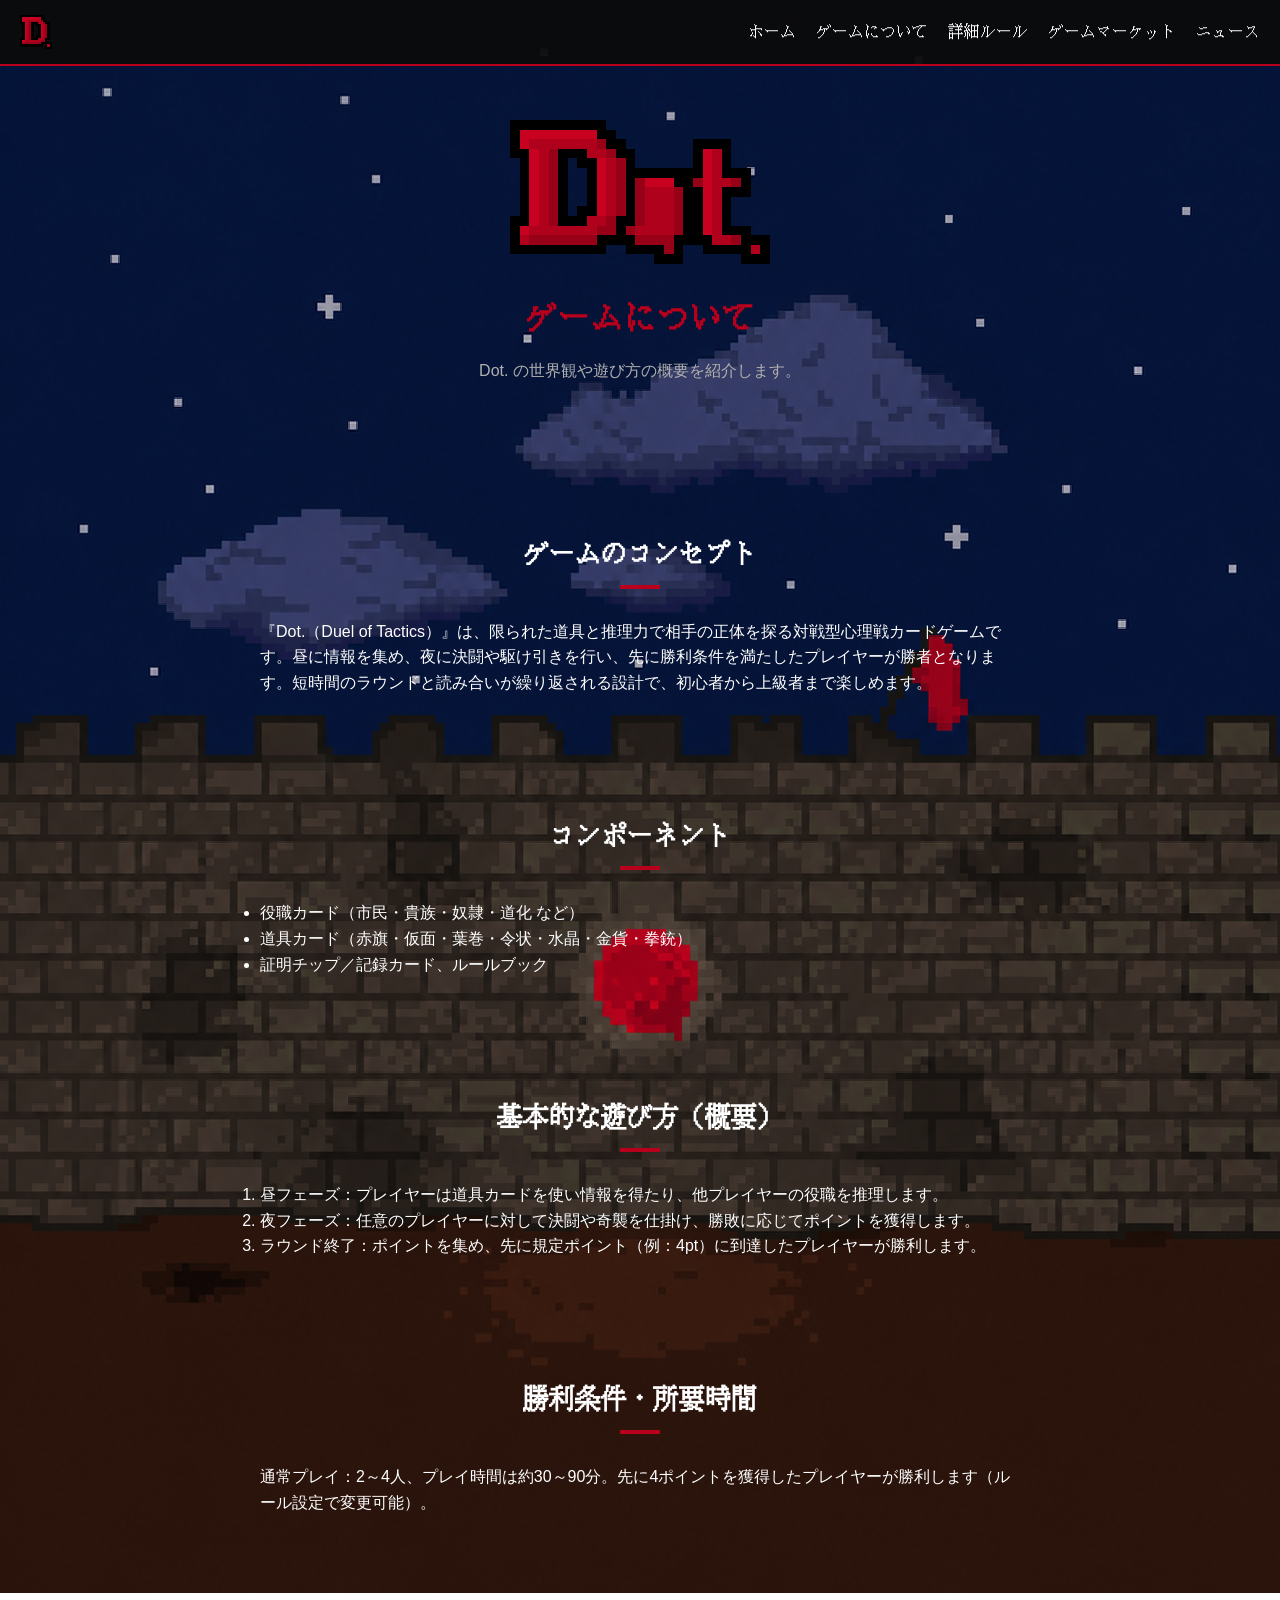
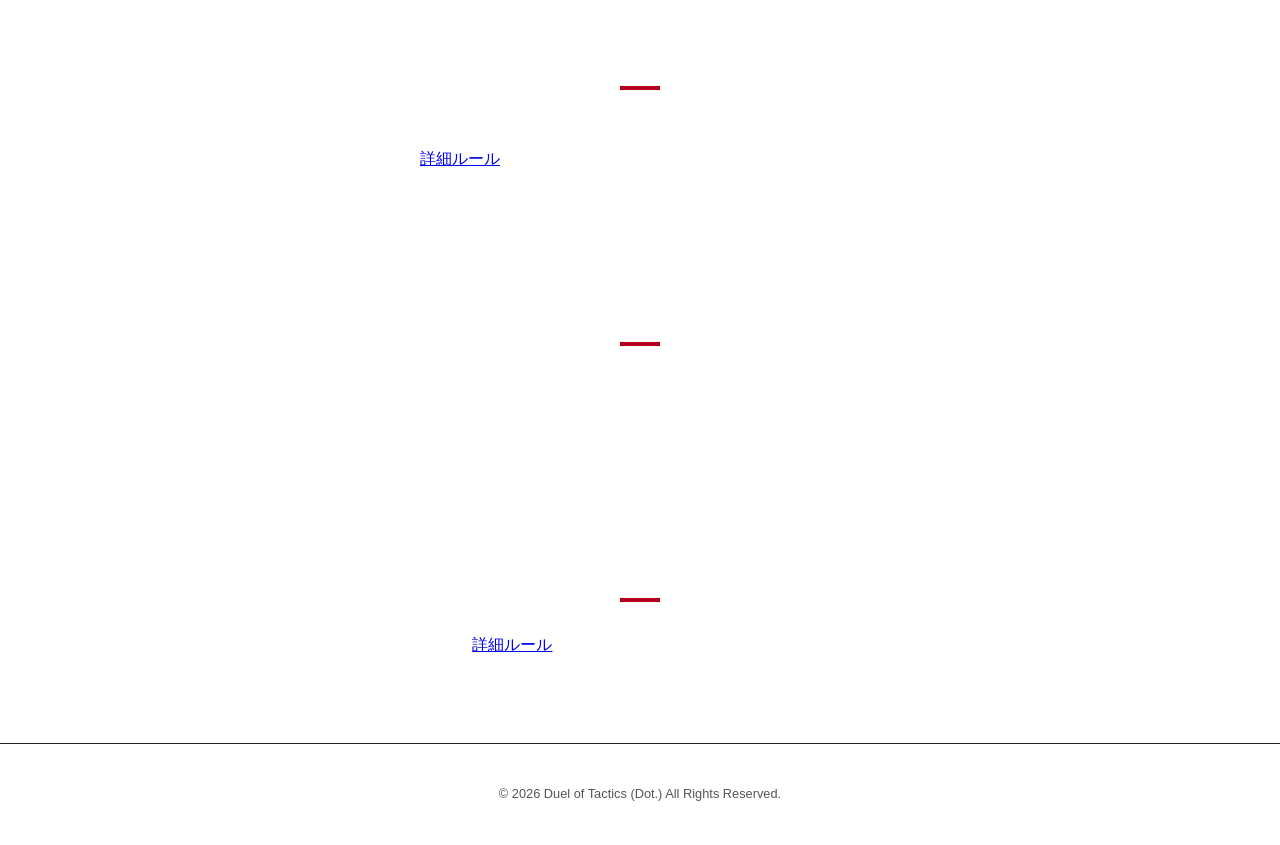
<file: about.html>
<!DOCTYPE html>
<html lang="ja">
<head>
	<meta charset="utf-8">
	<meta name="viewport" content="width=device-width,initial-scale=1">
	<title>ゲームについて - Dot.</title>
	<link rel="stylesheet" href="style.css">
</head>
<body>
	<div class="fixed-bg" aria-hidden="true"></div>
	<nav>
		<a href="index.html" class="nav-logo"><img src="logo_shadow.png" alt="Dot."></a>
		<ul class="nav-links">
			<li><a href="index.html">ホーム</a></li>
			<li><a href="about.html">ゲームについて</a></li>
			<li><a href="rules.html">詳細ルール</a></li>
			<li><a href="market.html">ゲームマーケット</a></li>
			<li><a href="news.html">ニュース</a></li>
		</ul>
		<button class="hamburger" id="hamburger-btn" aria-controls="mobile-menu" aria-expanded="false" aria-label="メニュー開閉">
			<span></span>
			<span></span>
			<span></span>
		</button>
	</nav>

	<div class="mobile-menu" id="mobile-menu" aria-hidden="true">
		<button id="mobile-menu-close" class="mobile-close" aria-label="メニューを閉じる">×</button>
		<ul>
			<li><a href="index.html" class="menu-link">ホーム</a></li>
			<li><a href="about.html" class="menu-link">ゲームについて</a></li>
			<li><a href="rules.html" class="menu-link">詳細ルール</a></li>
			<li><a href="market.html" class="menu-link">ゲームマーケット</a></li>
			<li><a href="news.html" class="menu-link">ニュース</a></li>
		</ul>
	</div>

	<header class="hero">
		<img src="Dot_logo.png" alt="Dot.">
		<h1>ゲームについて</h1>
		<p class="intro-text">Dot. の世界観や遊び方の概要を紹介します。</p>
	</header>

	<main>
		<section>
			<h2>ゲームのコンセプト</h2>
			<p>『Dot.（Duel of Tactics）』は、限られた道具と推理力で相手の正体を探る対戦型心理戦カードゲームです。昼に情報を集め、夜に決闘や駆け引きを行い、先に勝利条件を満たしたプレイヤーが勝者となります。短時間のラウンドと読み合いが繰り返される設計で、初心者から上級者まで楽しめます。</p>
		</section>

		<section>
			<h2>コンポーネント</h2>
			<ul>
				<li>役職カード（市民・貴族・奴隷・道化 など）</li>
				<li>道具カード（赤旗・仮面・葉巻・令状・水晶・金貨・拳銃）</li>
				<li>証明チップ／記録カード、ルールブック</li>
			</ul>
		</section>

		<section>
			<h2>基本的な遊び方（概要）</h2>
			<ol>
				<li>昼フェーズ：プレイヤーは道具カードを使い情報を得たり、他プレイヤーの役職を推理します。</li>
				<li>夜フェーズ：任意のプレイヤーに対して決闘や奇襲を仕掛け、勝敗に応じてポイントを獲得します。</li>
				<li>ラウンド終了：ポイントを集め、先に規定ポイント（例：4pt）に到達したプレイヤーが勝利します。</li>
			</ol>
		</section>

		<section>
			<h2>勝利条件・所要時間</h2>
			<p>通常プレイ：2～4人、プレイ時間は約30～90分。先に4ポイントを獲得したプレイヤーが勝利します（ルール設定で変更可能）。</p>
		</section>

		<section>
			<h2>セッティング</h2>
			<p>初回は役職カードをシャッフルして配り、道具カードは山札として用意します。詳しい初期配置やカード枚数はルールページ（<a href="rules.html">詳細ルール</a>）を参照してください。</p>
		</section>

		<section>
			<h2>デザインとテーマ</h2>
			<p>19世紀を彷彿とさせるレトロな都市背景と、ドット風の明朝テイストを組み合わせたビジュアルで、シリアスながらも親しみやすい雰囲気を目指しています。</p>
		</section>

		<section>
			<h2>よくある質問（FAQ）</h2>
			<p>ルールやカード効果の詳細は <a href="rules.html">詳細ルール</a> をご確認ください。疑問点があればお問い合わせフォームまたは公式SNSまでどうぞ。</p>
		</section>
	</main>

	<footer>
		<p>&copy; 2026 Duel of Tactics (Dot.) All Rights Reserved.</p>
	</footer>

	<script>
		// --- 背景のスローパラララックス制御（index.html と同様） ---
		const BG_HEIGHT_FACTOR = 1.6;

		function updateBackgroundScroll() {
			if (window.innerWidth < 768) {
				document.body.style.backgroundAttachment = 'fixed';
				document.body.style.backgroundSize = '100% auto';
				document.body.style.backgroundPositionY = '0px';
				return;
			}

			const viewportWidth = window.innerWidth;
			const viewportHeight = window.innerHeight;

			if (!window._bgNatural) {
				const img = new Image();
				img.src = 'bg.png';
				img.onload = function() {
					window._bgNatural = { w: img.naturalWidth, h: img.naturalHeight };
					updateBackgroundScroll();
				};
				document.body.style.backgroundSize = '100% auto';
				return;
			}

			const natural = window._bgNatural;
			const bgHeight = Math.round(viewportWidth * natural.h / natural.w);
			document.body.style.backgroundSize = '100% ' + bgHeight + 'px';

			const scrollableHeight = document.documentElement.scrollHeight - viewportHeight;
			const maxBgOffset = Math.max(bgHeight - viewportHeight, 0);

			if (scrollableHeight <= 0 || maxBgOffset <= 0) {
				document.body.style.backgroundPositionY = '0px';
				return;
			}

			const scrollFraction = Math.min(Math.max(window.scrollY / scrollableHeight, 0), 1);
			document.body.style.backgroundPositionY = '-' + (scrollFraction * maxBgOffset) + 'px';
		}

		window.addEventListener('scroll', updateBackgroundScroll);
		window.addEventListener('resize', updateBackgroundScroll);
		window.addEventListener('load', updateBackgroundScroll);
		updateBackgroundScroll();

		// --- モバイルメニュー制御 ---
		const hamburgerBtn = document.getElementById('hamburger-btn');
		const mobileMenu = document.getElementById('mobile-menu');
		const menuLinks = document.querySelectorAll('.menu-link');
		function toggleMenu() {
			const isActive = hamburgerBtn.classList.toggle('active');
			mobileMenu.classList.toggle('active');
			hamburgerBtn.setAttribute('aria-expanded', isActive ? 'true' : 'false');
			mobileMenu.setAttribute('aria-hidden', isActive ? 'false' : 'true');
		}
		hamburgerBtn.addEventListener('click', toggleMenu);
		menuLinks.forEach(link => link.addEventListener('click', toggleMenu));
		const mobileMenuCloseBtn = document.getElementById('mobile-menu-close');
		if (mobileMenuCloseBtn) mobileMenuCloseBtn.addEventListener('click', () => { if (mobileMenu.classList.contains('active')) toggleMenu(); });
	</script>
</body>
</html>
</file>
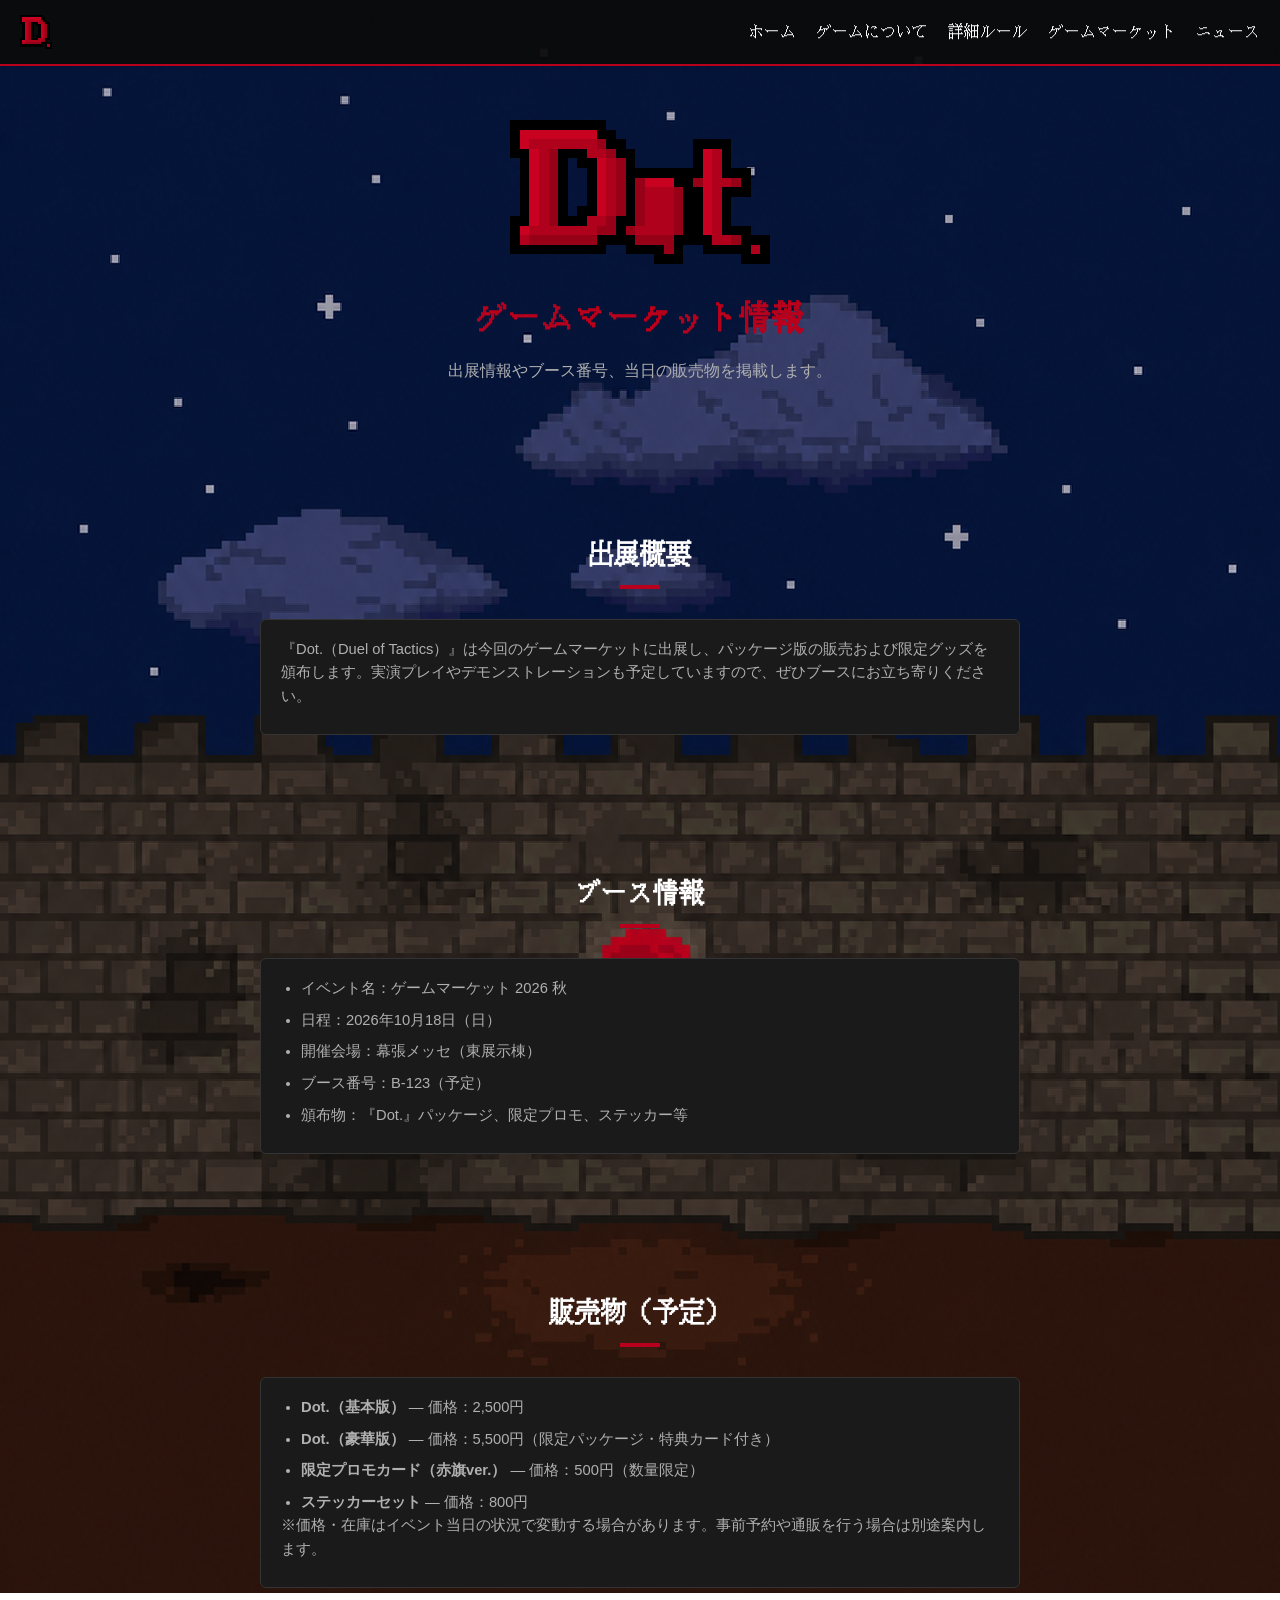
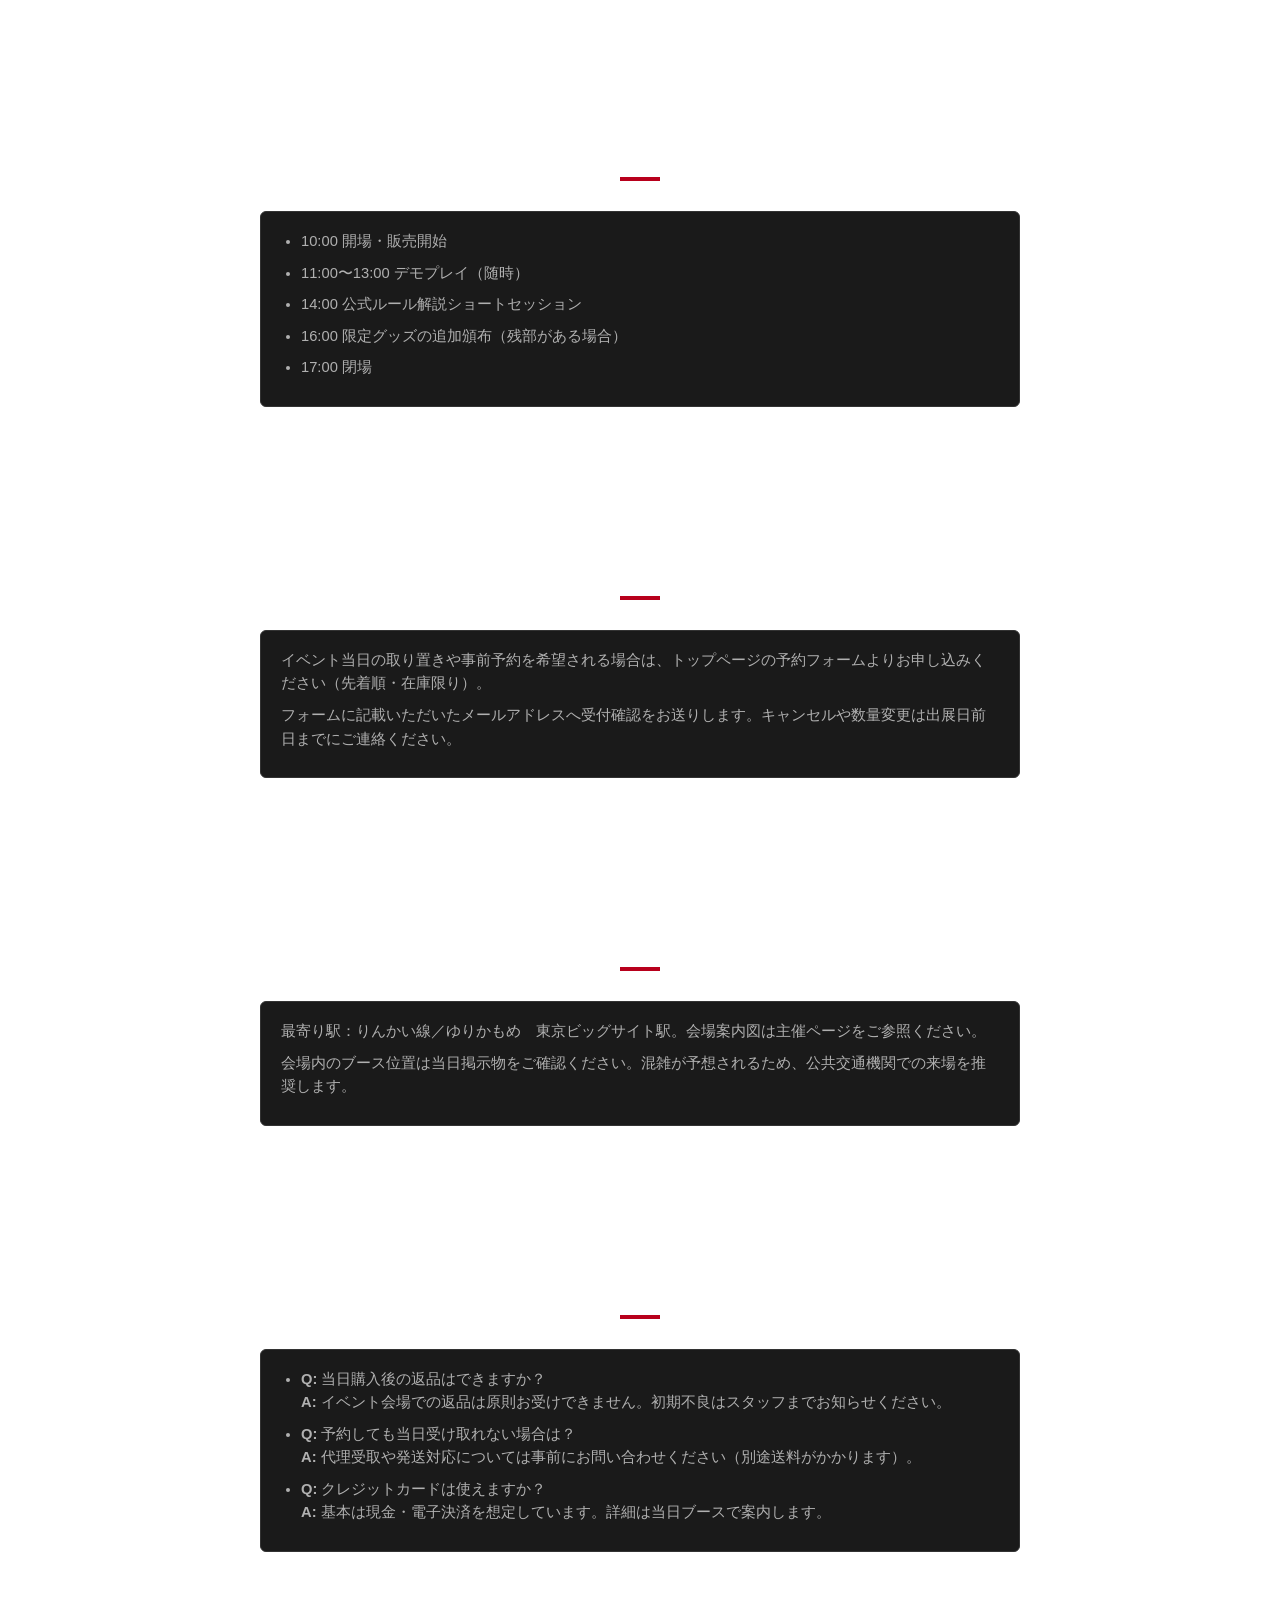
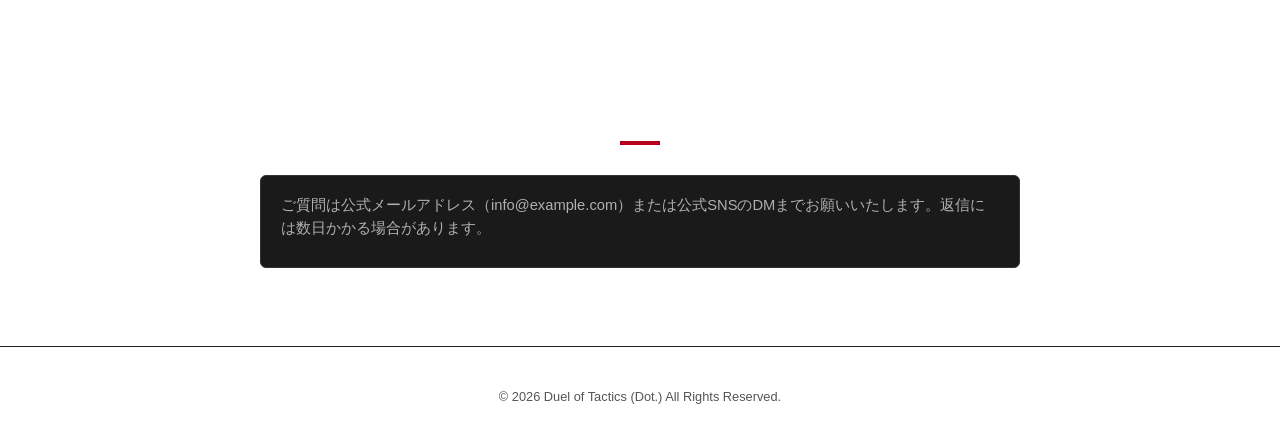
<file: market.html>
<!DOCTYPE html>
<html lang="ja">
<head>
	<meta charset="utf-8">
	<meta name="viewport" content="width=device-width,initial-scale=1">
	<title>ゲームマーケット - Dot.</title>
	<link rel="stylesheet" href="style.css">
</head>
<body>
	<div class="fixed-bg" aria-hidden="true"></div>
	<nav>
		<a href="index.html" class="nav-logo"><img src="logo_shadow.png" alt="Dot."></a>
		<ul class="nav-links">
			<li><a href="index.html">ホーム</a></li>
			<li><a href="about.html">ゲームについて</a></li>
			<li><a href="rules.html">詳細ルール</a></li>
			<li><a href="market.html">ゲームマーケット</a></li>
			<li><a href="news.html">ニュース</a></li>
		</ul>
		<button class="hamburger" id="hamburger-btn" aria-controls="mobile-menu" aria-expanded="false" aria-label="メニュー開閉">
			<span></span>
			<span></span>
			<span></span>
		</button>
	</nav>

	<div class="mobile-menu" id="mobile-menu" aria-hidden="true">
		<button id="mobile-menu-close" class="mobile-close" aria-label="メニューを閉じる">✕</button>
		<ul>
			<li><a href="index.html" class="menu-link">ホーム</a></li>
			<li><a href="about.html" class="menu-link">ゲームについて</a></li>
			<li><a href="rules.html" class="menu-link">詳細ルール</a></li>
			<li><a href="market.html" class="menu-link">ゲームマーケット</a></li>
			<li><a href="news.html" class="menu-link">ニュース</a></li>
		</ul>
	</div>

	<header class="hero">
		<img src="Dot_logo.png" alt="Dot.">
		<h1>ゲームマーケット情報</h1>
		<p class="intro-text">出展情報やブース番号、当日の販売物を掲載します。</p>
	</header>

	<main>
		<section>
			<h2>出展概要</h2>
			<div class="rule-box">
				<p>『Dot.（Duel of Tactics）』は今回のゲームマーケットに出展し、パッケージ版の販売および限定グッズを頒布します。実演プレイやデモンストレーションも予定していますので、ぜひブースにお立ち寄りください。</p>
			</div>
		</section>

		<section>
			<h2>ブース情報</h2>
			<div class="rule-box">
				<ul>
					<li>イベント名：ゲームマーケット 2026 秋</li>
					<li>日程：2026年10月18日（日）</li>
					<li>開催会場：幕張メッセ（東展示棟）</li>
					<li>ブース番号：B-123（予定）</li>
					<li>頒布物：『Dot.』パッケージ、限定プロモ、ステッカー等</li>
				</ul>
			</div>
		</section>

		<section>
			<h2>販売物（予定）</h2>
			<div class="rule-box">
				<ul>
					<li><strong>Dot.（基本版）</strong> — 価格：2,500円</li>
					<li><strong>Dot.（豪華版）</strong> — 価格：5,500円（限定パッケージ・特典カード付き）</li>
					<li><strong>限定プロモカード（赤旗ver.）</strong> — 価格：500円（数量限定）</li>
					<li><strong>ステッカーセット</strong> — 価格：800円</li>
				</ul>
				<p class="note">※価格・在庫はイベント当日の状況で変動する場合があります。事前予約や通販を行う場合は別途案内します。</p>
			</div>
		</section>

		<section>
			<h2>当日のスケジュール（サンプル）</h2>
			<div class="rule-box">
				<ul>
					<li>10:00 開場・販売開始</li>
					<li>11:00〜13:00 デモプレイ（随時）</li>
					<li>14:00 公式ルール解説ショートセッション</li>
					<li>16:00 限定グッズの追加頒布（残部がある場合）</li>
					<li>17:00 閉場</li>
				</ul>
			</div>
		</section>

		<section>
			<h2>事前予約・取り置き</h2>
			<div class="rule-box">
				<p>イベント当日の取り置きや事前予約を希望される場合は、トップページの予約フォームよりお申し込みください（先着順・在庫限り）。</p>
				<p>フォームに記載いただいたメールアドレスへ受付確認をお送りします。キャンセルや数量変更は出展日前日までにご連絡ください。</p>
			</div>
		</section>

		<section>
			<h2>アクセス</h2>
			<div class="rule-box">
				<p>最寄り駅：りんかい線／ゆりかもめ　東京ビッグサイト駅。会場案内図は主催ページをご参照ください。</p>
				<p>会場内のブース位置は当日掲示物をご確認ください。混雑が予想されるため、公共交通機関での来場を推奨します。</p>
			</div>
		</section>

		<section>
			<h2>FAQ</h2>
			<div class="rule-box">
				<ul>
					<li><strong>Q:</strong> 当日購入後の返品はできますか？<br><strong>A:</strong> イベント会場での返品は原則お受けできません。初期不良はスタッフまでお知らせください。</li>
					<li><strong>Q:</strong> 予約しても当日受け取れない場合は？<br><strong>A:</strong> 代理受取や発送対応については事前にお問い合わせください（別途送料がかかります）。</li>
					<li><strong>Q:</strong> クレジットカードは使えますか？<br><strong>A:</strong> 基本は現金・電子決済を想定しています。詳細は当日ブースで案内します。</li>
				</ul>
			</div>
		</section>

		<section>
			<h2>お問い合わせ</h2>
			<div class="rule-box">
				<p>ご質問は公式メールアドレス（info@example.com）または公式SNSのDMまでお願いいたします。返信には数日かかる場合があります。</p>
			</div>
		</section>
	</main>

	<footer>
		<p>&copy; 2026 Duel of Tactics (Dot.) All Rights Reserved.</p>
	</footer>

	<script>
		// --- 背景のスローパラララックス制御（index.html と同様） ---
		const BG_HEIGHT_FACTOR = 1.6;

		function updateBackgroundScroll() {
			if (window.innerWidth < 768) {
				document.body.style.backgroundAttachment = 'fixed';
				document.body.style.backgroundSize = '100% auto';
				document.body.style.backgroundPositionY = '0px';
				return;
			}

			const viewportWidth = window.innerWidth;
			const viewportHeight = window.innerHeight;

			if (!window._bgNatural) {
				const img = new Image();
				img.src = 'bg.png';
				img.onload = function() {
					window._bgNatural = { w: img.naturalWidth, h: img.naturalHeight };
					updateBackgroundScroll();
				};
				document.body.style.backgroundSize = '100% auto';
				return;
			}

			const natural = window._bgNatural;
			const bgHeight = Math.round(viewportWidth * natural.h / natural.w);
			document.body.style.backgroundSize = '100% ' + bgHeight + 'px';

			const scrollableHeight = document.documentElement.scrollHeight - viewportHeight;
			const maxBgOffset = Math.max(bgHeight - viewportHeight, 0);

			if (scrollableHeight <= 0 || maxBgOffset <= 0) {
				document.body.style.backgroundPositionY = '0px';
				return;
			}

			const scrollFraction = Math.min(Math.max(window.scrollY / scrollableHeight, 0), 1);
			document.body.style.backgroundPositionY = '-' + (scrollFraction * maxBgOffset) + 'px';
		}

		window.addEventListener('scroll', updateBackgroundScroll);
		window.addEventListener('resize', updateBackgroundScroll);
		window.addEventListener('load', updateBackgroundScroll);
		updateBackgroundScroll();

		// --- モバイルメニュー制御 ---
		const hamburgerBtn = document.getElementById('hamburger-btn');
		const mobileMenu = document.getElementById('mobile-menu');
		const menuLinks = document.querySelectorAll('.menu-link');
		function toggleMenu() {
			const isActive = hamburgerBtn.classList.toggle('active');
			mobileMenu.classList.toggle('active');
			hamburgerBtn.setAttribute('aria-expanded', isActive ? 'true' : 'false');
			mobileMenu.setAttribute('aria-hidden', isActive ? 'false' : 'true');
		}
		hamburgerBtn.addEventListener('click', toggleMenu);
		menuLinks.forEach(link => link.addEventListener('click', toggleMenu));
		const mobileMenuCloseBtn = document.getElementById('mobile-menu-close');
		if (mobileMenuCloseBtn) mobileMenuCloseBtn.addEventListener('click', () => { if (mobileMenu.classList.contains('active')) toggleMenu(); });
	</script>
</body>
</html>
</file>
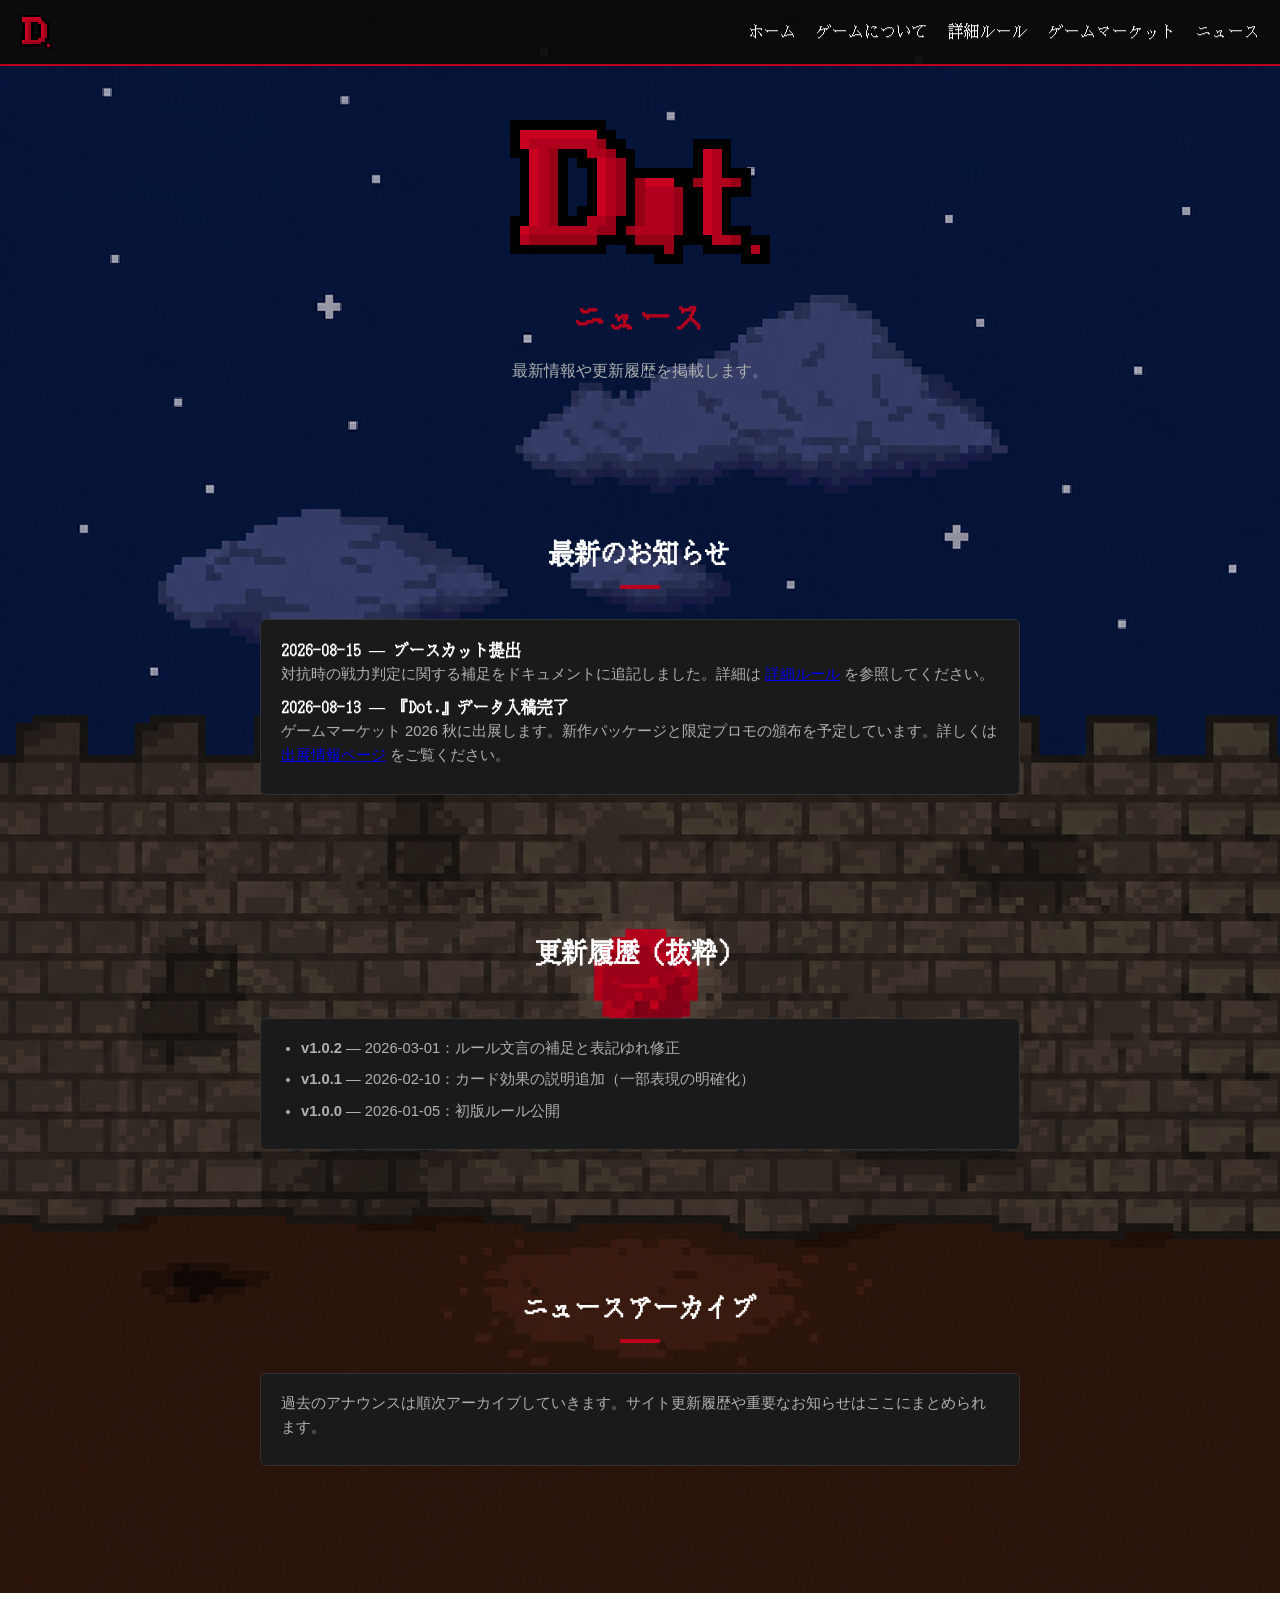
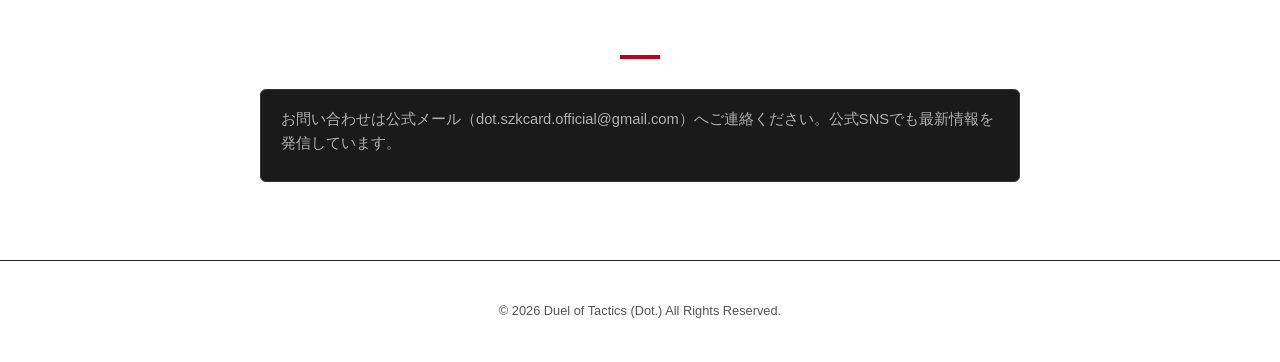
<file: news.html>
<!DOCTYPE html>
<html lang="ja">
<head>
	<meta charset="utf-8">
	<meta name="viewport" content="width=device-width,initial-scale=1">
	<title>ニュース - Dot.</title>
	<link rel="stylesheet" href="style.css">
</head>
<body>
	<div class="fixed-bg" aria-hidden="true"></div>
	<nav>
		<a href="index.html" class="nav-logo"><img src="logo_shadow.png" alt="Dot."></a>
		<ul class="nav-links">
			<li><a href="index.html">ホーム</a></li>
			<li><a href="about.html">ゲームについて</a></li>
			<li><a href="rules.html">詳細ルール</a></li>
			<li><a href="market.html">ゲームマーケット</a></li>
			<li><a href="news.html">ニュース</a></li>
		</ul>
		<button class="hamburger" id="hamburger-btn" aria-controls="mobile-menu" aria-expanded="false" aria-label="メニュー開閉">
			<span></span>
			<span></span>
			<span></span>
		</button>
	</nav>

	<div class="mobile-menu" id="mobile-menu" aria-hidden="true">
		<button id="mobile-menu-close" class="mobile-close" aria-label="メニューを閉じる">✕</button>
		<ul>
			<li><a href="index.html" class="menu-link">ホーム</a></li>
			<li><a href="about.html" class="menu-link">ゲームについて</a></li>
			<li><a href="rules.html" class="menu-link">詳細ルール</a></li>
			<li><a href="market.html" class="menu-link">ゲームマーケット</a></li>
			<li><a href="news.html" class="menu-link">ニュース</a></li>
		</ul>
	</div>

	<header class="hero">
		<img src="Dot_logo.png" alt="Dot.">
		<h1>ニュース</h1>
		<p class="intro-text">最新情報や更新履歴を掲載します。</p>
	</header>

	<main>
		<section>
			<h2>最新のお知らせ</h2>
			<div class="rule-box">
                <article>
					<h3 class="effect-name">2026-08-15 — ブースカット提出</h3>
					<p>対抗時の戦力判定に関する補足をドキュメントに追記しました。詳細は <a href="rules.html">詳細ルール</a> を参照してください。</p>
				</article>
				<article>
					<h3 class="effect-name">2026-08-13 — 『Dot.』データ入稿完了</h3>
					<p>ゲームマーケット 2026 秋に出展します。新作パッケージと限定プロモの頒布を予定しています。詳しくは <a href="market.html">出展情報ページ</a> をご覧ください。</p>
				</article>
			</div>
		</section>

		<section>
			<h2>更新履歴（抜粋）</h2>
			<div class="rule-box">
				<ul>
					<li><strong>v1.0.2</strong> — 2026-03-01：ルール文言の補足と表記ゆれ修正</li>
					<li><strong>v1.0.1</strong> — 2026-02-10：カード効果の説明追加（一部表現の明確化）</li>
					<li><strong>v1.0.0</strong> — 2026-01-05：初版ルール公開</li>
				</ul>
			</div>
		</section>

		<section>
			<h2>ニュースアーカイブ</h2>
			<div class="rule-box">
				<p>過去のアナウンスは順次アーカイブしていきます。サイト更新履歴や重要なお知らせはここにまとめられます。</p>
			</div>
		</section>

		<section>
			<h2>お問い合わせ</h2>
			<div class="rule-box">
				<p>お問い合わせは公式メール（dot.szkcard.official@gmail.com）へご連絡ください。公式SNSでも最新情報を発信しています。</p>
			</div>
		</section>
	</main>

	<footer>
		<p>&copy; 2026 Duel of Tactics (Dot.) All Rights Reserved.</p>
	</footer>

	<script>
		// --- 背景のスローパラララックス制御（index.html と同様） ---
		const BG_HEIGHT_FACTOR = 1.6;

		function updateBackgroundScroll() {
			if (window.innerWidth < 768) {
				document.body.style.backgroundAttachment = 'fixed';
				document.body.style.backgroundSize = '100% auto';
				document.body.style.backgroundPositionY = '0px';
				return;
			}

			const viewportWidth = window.innerWidth;
			const viewportHeight = window.innerHeight;

			if (!window._bgNatural) {
				const img = new Image();
				img.src = 'bg.png';
				img.onload = function() {
					window._bgNatural = { w: img.naturalWidth, h: img.naturalHeight };
					updateBackgroundScroll();
				};
				document.body.style.backgroundSize = '100% auto';
				return;
			}

			const natural = window._bgNatural;
			const bgHeight = Math.round(viewportWidth * natural.h / natural.w);
			document.body.style.backgroundSize = '100% ' + bgHeight + 'px';

			const scrollableHeight = document.documentElement.scrollHeight - viewportHeight;
			const maxBgOffset = Math.max(bgHeight - viewportHeight, 0);

			if (scrollableHeight <= 0 || maxBgOffset <= 0) {
				document.body.style.backgroundPositionY = '0px';
				return;
			}

			const scrollFraction = Math.min(Math.max(window.scrollY / scrollableHeight, 0), 1);
			document.body.style.backgroundPositionY = '-' + (scrollFraction * maxBgOffset) + 'px';
		}

		window.addEventListener('scroll', updateBackgroundScroll);
		window.addEventListener('resize', updateBackgroundScroll);
		window.addEventListener('load', updateBackgroundScroll);
		updateBackgroundScroll();

		// --- モバイルメニュー制御 ---
		const hamburgerBtn = document.getElementById('hamburger-btn');
		const mobileMenu = document.getElementById('mobile-menu');
		const menuLinks = document.querySelectorAll('.menu-link');
		function toggleMenu() {
			const isActive = hamburgerBtn.classList.toggle('active');
			mobileMenu.classList.toggle('active');
			hamburgerBtn.setAttribute('aria-expanded', isActive ? 'true' : 'false');
			mobileMenu.setAttribute('aria-hidden', isActive ? 'false' : 'true');
		}
		hamburgerBtn.addEventListener('click', toggleMenu);
		menuLinks.forEach(link => link.addEventListener('click', toggleMenu));
		const mobileMenuCloseBtn = document.getElementById('mobile-menu-close');
		if (mobileMenuCloseBtn) mobileMenuCloseBtn.addEventListener('click', () => { if (mobileMenu.classList.contains('active')) toggleMenu(); });
	</script>
</body>
</html>
</file>
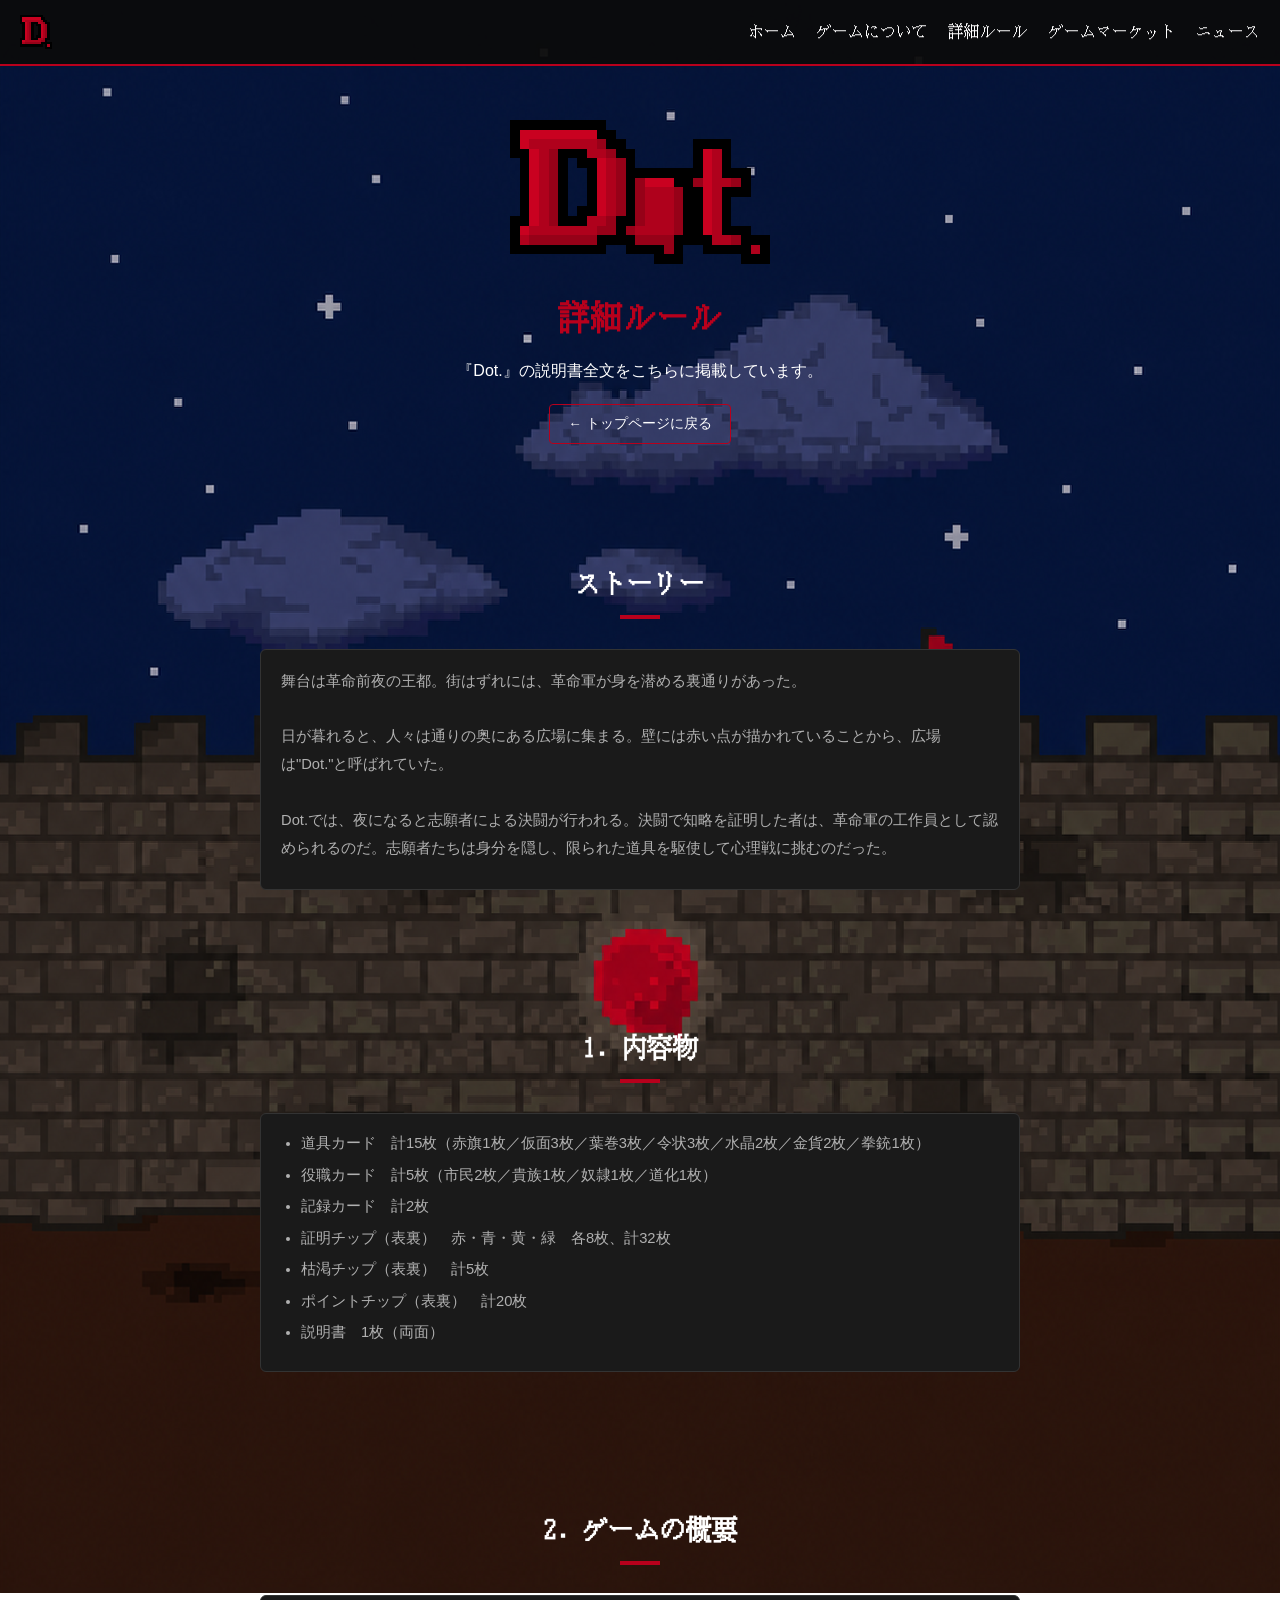
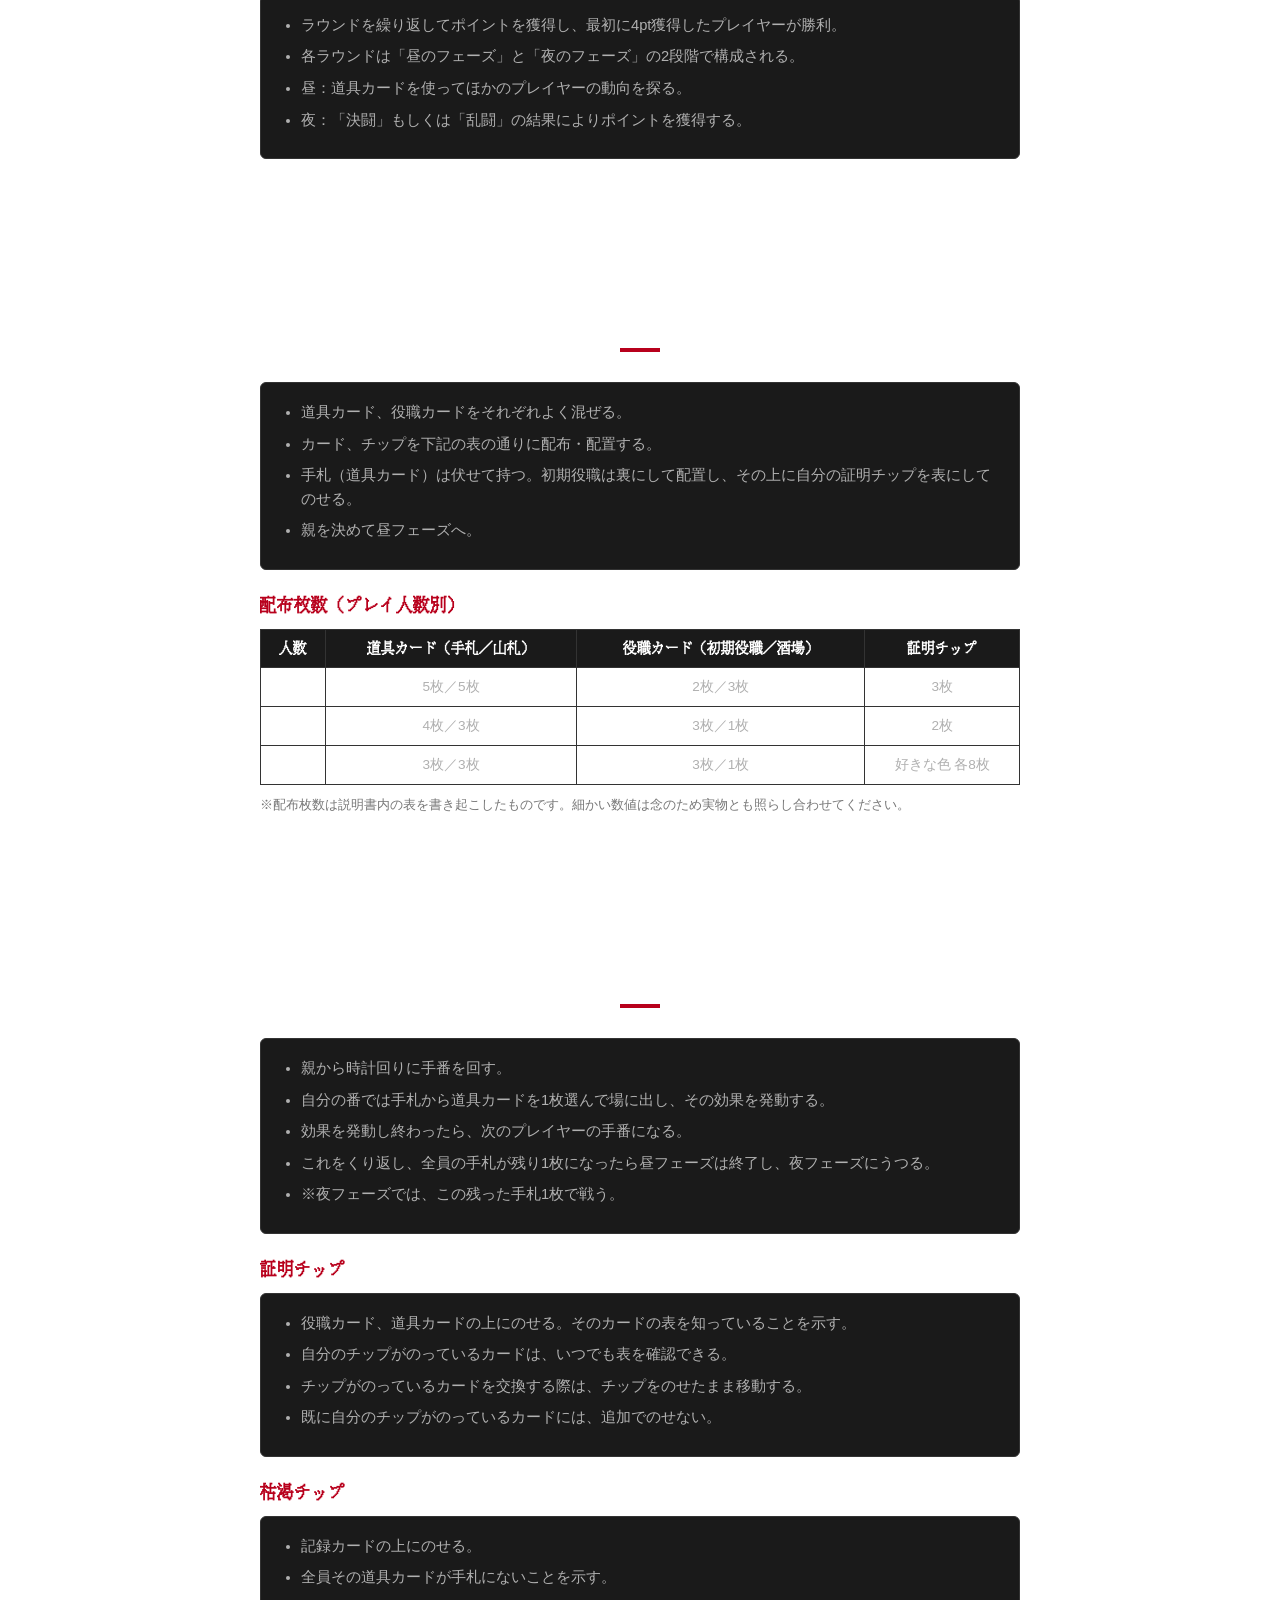
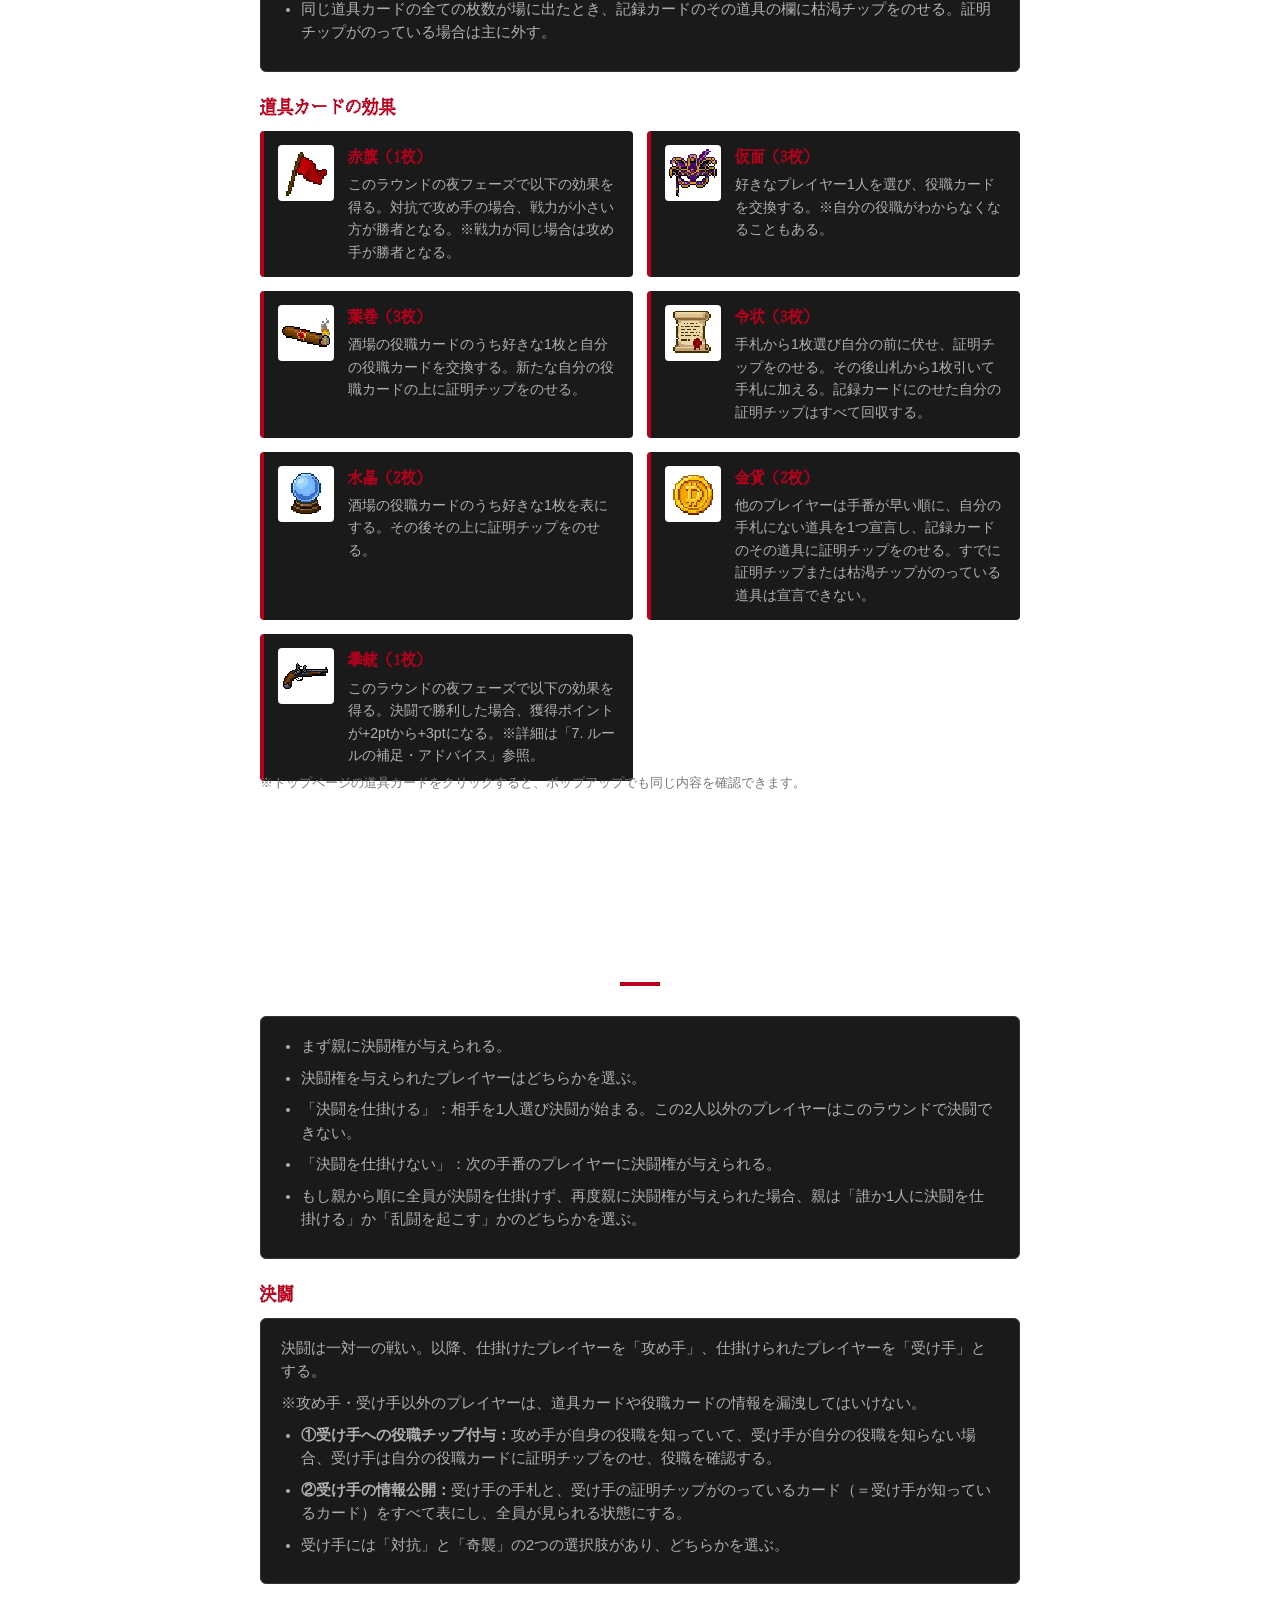
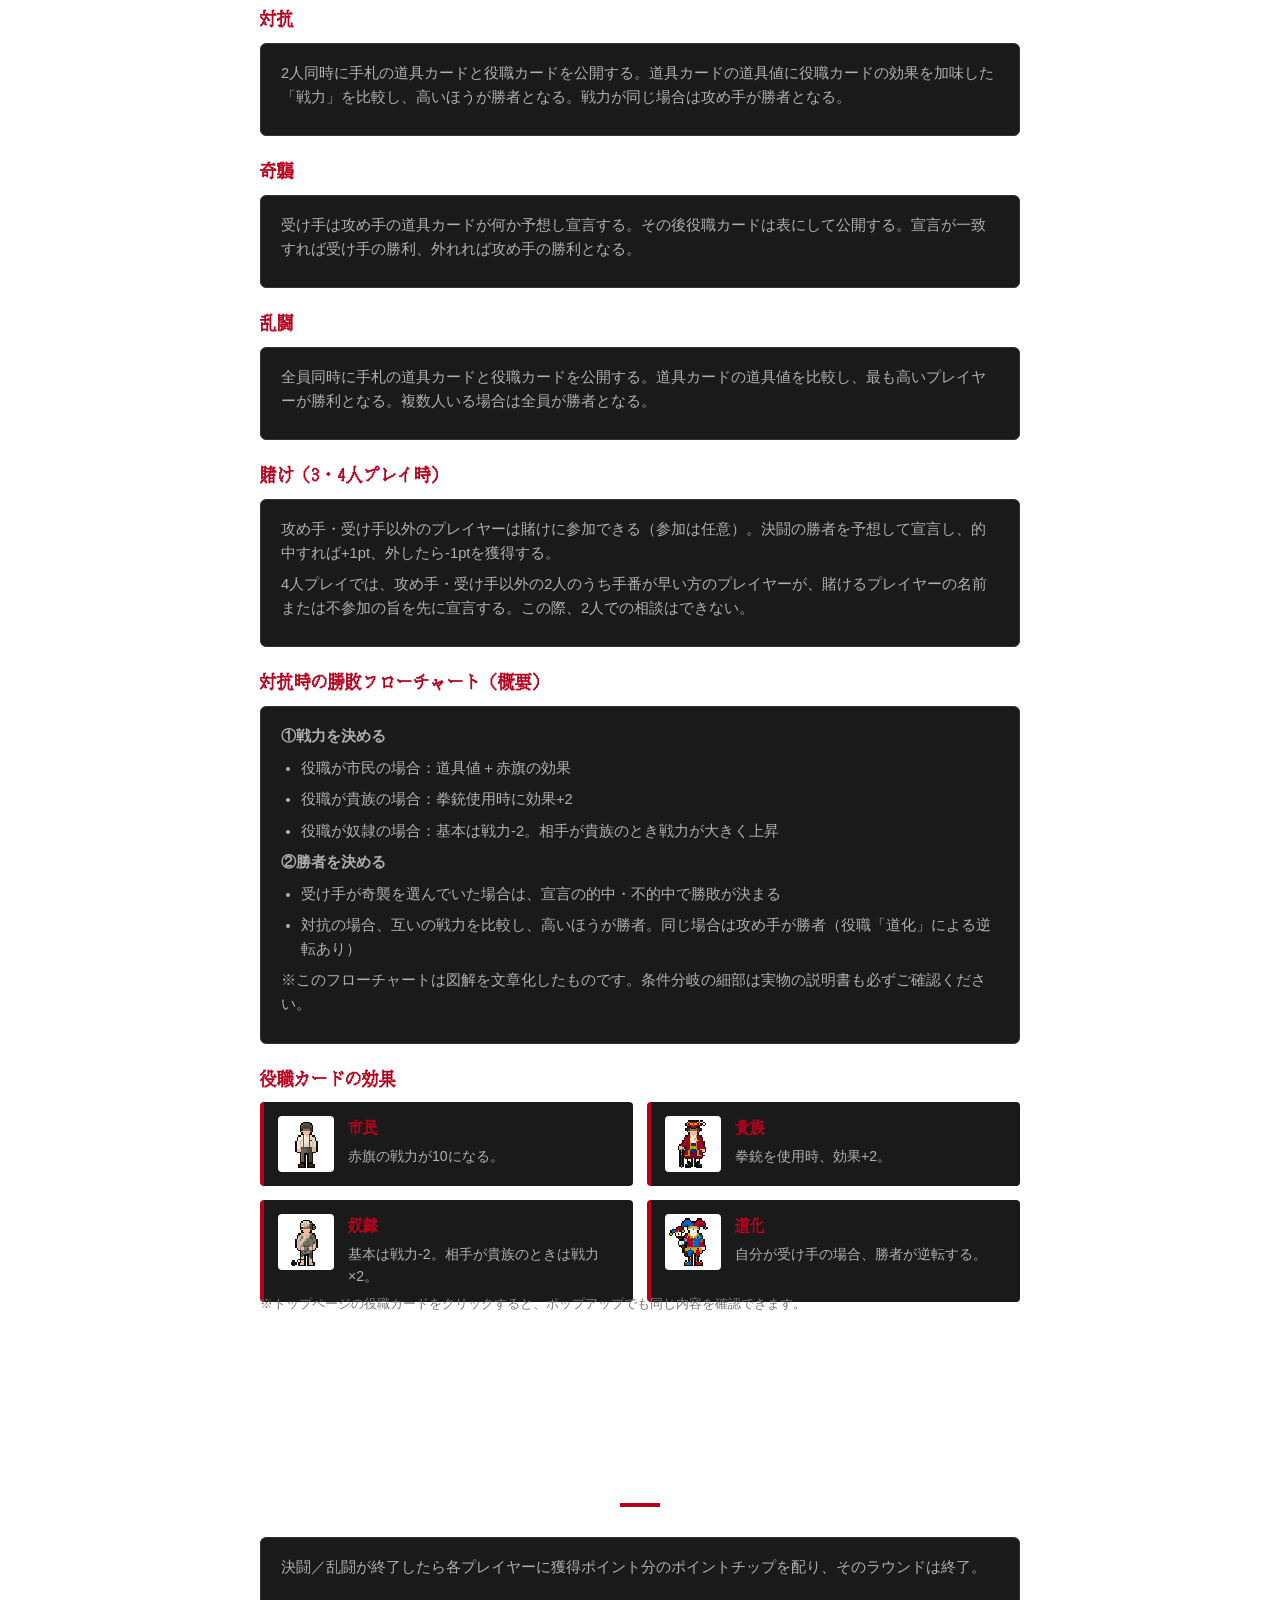
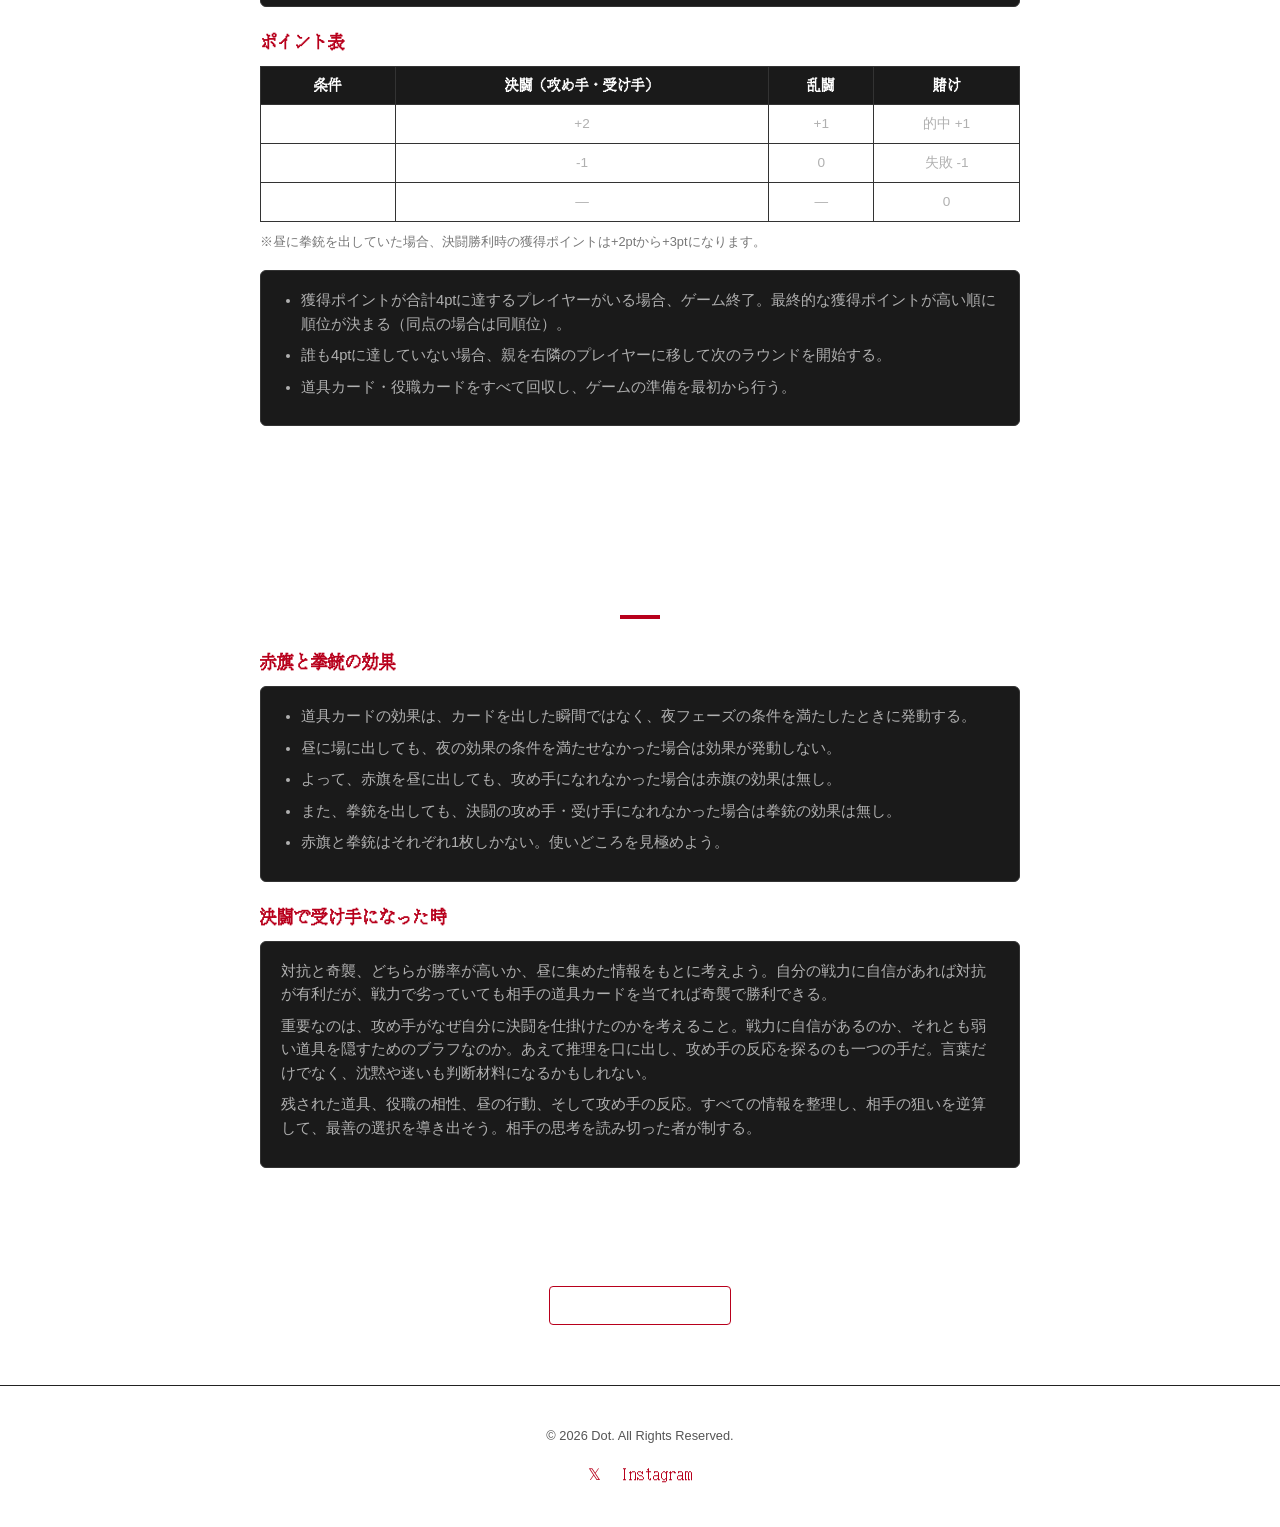
<file: rules.html>
<!DOCTYPE html>
<html lang="ja">
<head>
    <meta charset="UTF-8">
    <meta name="viewport" content="width=device-width, initial-scale=1.0">
    <title>詳細ルール | Dot. - Official Website</title>
    <link rel="stylesheet" href="style.css">
</head>
<body class="rules-page">
    <div class="fixed-bg" aria-hidden="true"></div>

    <!-- ナビゲーションバー -->
    <nav>
        <a href="index.html" class="nav-logo"><img src="logo_shadow.png" alt="Dot."></a>
        <!-- PC用通常メニュー -->
        <ul class="nav-links">
            <li><a href="index.html">ホーム</a></li>
            <li><a href="about.html">ゲームについて</a></li>
            <li><a href="rules.html">詳細ルール</a></li>
            <li><a href="market.html">ゲームマーケット</a></li>
            <li><a href="news.html">ニュース</a></li>
        </ul>
        <!-- スマホ用ハンバーガーボタン -->
        <button class="hamburger" id="hamburger-btn" aria-controls="mobile-menu" aria-expanded="false" aria-label="メニュー開閉">
            <span></span>
            <span></span>
            <span></span>
        </button>
    </nav>

    <!-- スマホ用ドロワーメニュー -->
    <div class="mobile-menu" id="mobile-menu" aria-hidden="true">
        <button id="mobile-menu-close" class="mobile-close" aria-label="メニューを閉じる">×</button>
        <ul>
            <li><a href="index.html" class="menu-link">ホーム</a></li>
            <li><a href="about.html" class="menu-link">ゲームについて</a></li>
            <li><a href="rules.html" class="menu-link">詳細ルール</a></li>
            <li><a href="market.html" class="menu-link">ゲームマーケット</a></li>
            <li><a href="news.html" class="menu-link">ニュース</a></li>
        </ul>
    </div>

    <!-- ページヘッダー -->
    <header class="hero">
        <img src="Dot_logo.png" alt="Dot.">
        <h1>詳細ルール</h1>
        <p>『Dot.』の説明書全文をこちらに掲載しています。</p>
        <a href="index.html" class="back-link">← トップページに戻る</a>
    </header>
    
    <!-- ストーリー -->
    <section id="story">
        <h2>ストーリー</h2>
        <div class="rule-box">
            <p class="story-text">
                舞台は革命前夜の王都。街はずれには、革命軍が身を潜める裏通りがあった。<br><br>
                日が暮れると、人々は通りの奥にある広場に集まる。壁には赤い点が描かれていることから、広場は"Dot."と呼ばれていた。<br><br>
                Dot.では、夜になると志願者による決闘が行われる。決闘で知略を証明した者は、革命軍の工作員として認められるのだ。志願者たちは身分を隠し、限られた道具を駆使して心理戦に挑むのだった。
            </p>
        </div>
    </section>

    <!-- 1. 内容物 -->
    <section id="contents">
        <h2>1. 内容物</h2>
        <div class="rule-box">
            <ul>
                <li>道具カード　計15枚（赤旗1枚／仮面3枚／葉巻3枚／令状3枚／水晶2枚／金貨2枚／拳銃1枚）</li>
                <li>役職カード　計5枚（市民2枚／貴族1枚／奴隷1枚／道化1枚）</li>
                <li>記録カード　計2枚</li>
                <li>証明チップ（表裏）　赤・青・黄・緑　各8枚、計32枚</li>
                <li>枯渇チップ（表裏）　計5枚</li>
                <li>ポイントチップ（表裏）　計20枚</li>
                <li>説明書　1枚（両面）</li>
            </ul>
        </div>
    </section>

    <!-- 2. ゲームの概要 -->
    <section id="overview">
        <h2>2. ゲームの概要</h2>
        <div class="rule-box">
            <ul>
                <li>ラウンドを繰り返してポイントを獲得し、最初に4pt獲得したプレイヤーが勝利。</li>
                <li>各ラウンドは「昼のフェーズ」と「夜のフェーズ」の2段階で構成される。</li>
                <li>昼：道具カードを使ってほかのプレイヤーの動向を探る。</li>
                <li>夜：「決闘」もしくは「乱闘」の結果によりポイントを獲得する。</li>
            </ul>
        </div>
    </section>

    <!-- 3. 各ラウンドの準備 -->
    <section id="setup">
        <h2>3. 各ラウンドの準備</h2>
        <div class="rule-box">
            <ul>
                <li>道具カード、役職カードをそれぞれよく混ぜる。</li>
                <li>カード、チップを下記の表の通りに配布・配置する。</li>
                <li>手札（道具カード）は伏せて持つ。初期役職は裏にして配置し、その上に自分の証明チップを表にしてのせる。</li>
                <li>親を決めて昼フェーズへ。</li>
            </ul>
        </div>

        <h3 class="sub">配布枚数（プレイ人数別）</h3>
        <table class="rule-table">
            <tr>
                <th>人数</th>
                <th>道具カード（手札／山札）</th>
                <th>役職カード（初期役職／酒場）</th>
                <th>証明チップ</th>
            </tr>
            <tr><td>2人</td><td>5枚／5枚</td><td>2枚／3枚</td><td>3枚</td></tr>
            <tr><td>3人</td><td>4枚／3枚</td><td>3枚／1枚</td><td>2枚</td></tr>
            <tr><td>4人</td><td>3枚／3枚</td><td>3枚／1枚</td><td>好きな色 各8枚</td></tr>
        </table>
        <p class="note">※配布枚数は説明書内の表を書き起こしたものです。細かい数値は念のため実物とも照らし合わせてください。</p>
    </section>

    <!-- 4. 昼フェーズ -->
    <section id="day-phase">
        <h2>4. 昼フェーズ</h2>
        <div class="rule-box">
            <ul>
                <li>親から時計回りに手番を回す。</li>
                <li>自分の番では手札から道具カードを1枚選んで場に出し、その効果を発動する。</li>
                <li>効果を発動し終わったら、次のプレイヤーの手番になる。</li>
                <li>これをくり返し、全員の手札が残り1枚になったら昼フェーズは終了し、夜フェーズにうつる。</li>
                <li>※夜フェーズでは、この残った手札1枚で戦う。</li>
            </ul>
        </div>

        <h3 class="sub">証明チップ</h3>
        <div class="rule-box">
            <ul>
                <li>役職カード、道具カードの上にのせる。そのカードの表を知っていることを示す。</li>
                <li>自分のチップがのっているカードは、いつでも表を確認できる。</li>
                <li>チップがのっているカードを交換する際は、チップをのせたまま移動する。</li>
                <li>既に自分のチップがのっているカードには、追加でのせない。</li>
            </ul>
        </div>

        <h3 class="sub">枯渇チップ</h3>
        <div class="rule-box">
            <ul>
                <li>記録カードの上にのせる。</li>
                <li>全員その道具カードが手札にないことを示す。</li>
                <li>同じ道具カードの全ての枚数が場に出たとき、記録カードのその道具の欄に枯渇チップをのせる。証明チップがのっている場合は主に外す。</li>
            </ul>
        </div>

        <h3 class="sub">道具カードの効果</h3>
        <div class="effect-grid">
            <div class="effect-card">
                <img src="Red_Flag.png" alt="赤旗">
                <div>
                    <div class="effect-name">赤旗（1枚）</div>
                    <p>このラウンドの夜フェーズで以下の効果を得る。対抗で攻め手の場合、戦力が小さい方が勝者となる。※戦力が同じ場合は攻め手が勝者となる。</p>
                </div>
            </div>
            <div class="effect-card">
                <img src="Mask.png" alt="仮面">
                <div>
                    <div class="effect-name">仮面（3枚）</div>
                    <p>好きなプレイヤー1人を選び、役職カードを交換する。※自分の役職がわからなくなることもある。</p>
                </div>
            </div>
            <div class="effect-card">
                <img src="Cigar.png" alt="葉巻">
                <div>
                    <div class="effect-name">葉巻（3枚）</div>
                    <p>酒場の役職カードのうち好きな1枚と自分の役職カードを交換する。新たな自分の役職カードの上に証明チップをのせる。</p>
                </div>
            </div>
            <div class="effect-card">
                <img src="Warrant.png" alt="令状">
                <div>
                    <div class="effect-name">令状（3枚）</div>
                    <p>手札から1枚選び自分の前に伏せ、証明チップをのせる。その後山札から1枚引いて手札に加える。記録カードにのせた自分の証明チップはすべて回収する。</p>
                </div>
            </div>
            <div class="effect-card">
                <img src="Crystal_Ball.png" alt="水晶">
                <div>
                    <div class="effect-name">水晶（2枚）</div>
                    <p>酒場の役職カードのうち好きな1枚を表にする。その後その上に証明チップをのせる。</p>
                </div>
            </div>
            <div class="effect-card">
                <img src="Coin.png" alt="金貨">
                <div>
                    <div class="effect-name">金貨（2枚）</div>
                    <p>他のプレイヤーは手番が早い順に、自分の手札にない道具を1つ宣言し、記録カードのその道具に証明チップをのせる。すでに証明チップまたは枯渇チップがのっている道具は宣言できない。</p>
                </div>
            </div>
            <div class="effect-card">
                <img src="Gun.png" alt="拳銃">
                <div>
                    <div class="effect-name">拳銃（1枚）</div>
                    <p>このラウンドの夜フェーズで以下の効果を得る。決闘で勝利した場合、獲得ポイントが+2ptから+3ptになる。※詳細は「7. ルールの補足・アドバイス」参照。</p>
                </div>
            </div>
        </div>
        <p class="note">※トップページの道具カードをクリックすると、ポップアップでも同じ内容を確認できます。</p>
    </section>

    <!-- 5. 夜フェーズ -->
    <section id="night-phase">
        <h2>5. 夜フェーズ</h2>
        <div class="rule-box">
            <ul>
                <li>まず親に決闘権が与えられる。</li>
                <li>決闘権を与えられたプレイヤーはどちらかを選ぶ。</li>
                <li>「決闘を仕掛ける」：相手を1人選び決闘が始まる。この2人以外のプレイヤーはこのラウンドで決闘できない。</li>
                <li>「決闘を仕掛けない」：次の手番のプレイヤーに決闘権が与えられる。</li>
                <li>もし親から順に全員が決闘を仕掛けず、再度親に決闘権が与えられた場合、親は「誰か1人に決闘を仕掛ける」か「乱闘を起こす」かのどちらかを選ぶ。</li>
            </ul>
        </div>

        <h3 class="sub">決闘</h3>
        <div class="rule-box">
            <p>決闘は一対一の戦い。以降、仕掛けたプレイヤーを「攻め手」、仕掛けられたプレイヤーを「受け手」とする。</p>
            <p>※攻め手・受け手以外のプレイヤーは、道具カードや役職カードの情報を漏洩してはいけない。</p>
            <ul>
                <li><strong>①受け手への役職チップ付与：</strong>攻め手が自身の役職を知っていて、受け手が自分の役職を知らない場合、受け手は自分の役職カードに証明チップをのせ、役職を確認する。</li>
                <li><strong>②受け手の情報公開：</strong>受け手の手札と、受け手の証明チップがのっているカード（＝受け手が知っているカード）をすべて表にし、全員が見られる状態にする。</li>
                <li>受け手には「対抗」と「奇襲」の2つの選択肢があり、どちらかを選ぶ。</li>
            </ul>
        </div>

        <h3 class="sub">対抗</h3>
        <div class="rule-box">
            <p>2人同時に手札の道具カードと役職カードを公開する。道具カードの道具値に役職カードの効果を加味した「戦力」を比較し、高いほうが勝者となる。戦力が同じ場合は攻め手が勝者となる。</p>
        </div>

        <h3 class="sub">奇襲</h3>
        <div class="rule-box">
            <p>受け手は攻め手の道具カードが何か予想し宣言する。その後役職カードは表にして公開する。宣言が一致すれば受け手の勝利、外れれば攻め手の勝利となる。</p>
        </div>

        <h3 class="sub">乱闘</h3>
        <div class="rule-box">
            <p>全員同時に手札の道具カードと役職カードを公開する。道具カードの道具値を比較し、最も高いプレイヤーが勝利となる。複数人いる場合は全員が勝者となる。</p>
        </div>

        <h3 class="sub">賭け（3・4人プレイ時）</h3>
        <div class="rule-box">
            <p>攻め手・受け手以外のプレイヤーは賭けに参加できる（参加は任意）。決闘の勝者を予想して宣言し、的中すれば+1pt、外したら-1ptを獲得する。</p>
            <p>4人プレイでは、攻め手・受け手以外の2人のうち手番が早い方のプレイヤーが、賭けるプレイヤーの名前または不参加の旨を先に宣言する。この際、2人での相談はできない。</p>
        </div>

        <h3 class="sub">対抗時の勝敗フローチャート（概要）</h3>
        <div class="rule-box">
            <p><strong>①戦力を決める</strong></p>
            <ul>
                <li>役職が市民の場合：道具値＋赤旗の効果</li>
                <li>役職が貴族の場合：拳銃使用時に効果+2</li>
                <li>役職が奴隷の場合：基本は戦力-2。相手が貴族のとき戦力が大きく上昇</li>
            </ul>
            <p><strong>②勝者を決める</strong></p>
            <ul>
                <li>受け手が奇襲を選んでいた場合は、宣言の的中・不的中で勝敗が決まる</li>
                <li>対抗の場合、互いの戦力を比較し、高いほうが勝者。同じ場合は攻め手が勝者（役職「道化」による逆転あり）</li>
            </ul>
            <p class="note" style="margin-top:8px;">※このフローチャートは図解を文章化したものです。条件分岐の細部は実物の説明書も必ずご確認ください。</p>
        </div>

        <h3 class="sub">役職カードの効果</h3>
        <div class="effect-grid">
            <div class="effect-card">
                <img src="Citizen.png" alt="市民">
                <div>
                    <div class="effect-name">市民</div>
                    <p>赤旗の戦力が10になる。</p>
                </div>
            </div>
            <div class="effect-card">
                <img src="Noble.png" alt="貴族">
                <div>
                    <div class="effect-name">貴族</div>
                    <p>拳銃を使用時、効果+2。</p>
                </div>
            </div>
            <div class="effect-card">
                <img src="Slave.png" alt="奴隷">
                <div>
                    <div class="effect-name">奴隷</div>
                    <p>基本は戦力-2。相手が貴族のときは戦力×2。</p>
                </div>
            </div>
            <div class="effect-card">
                <img src="Jester.png" alt="道化">
                <div>
                    <div class="effect-name">道化</div>
                    <p>自分が受け手の場合、勝者が逆転する。</p>
                </div>
            </div>
        </div>
        <p class="note">※トップページの役職カードをクリックすると、ポップアップでも同じ内容を確認できます。</p>
    </section>

    <!-- 6. ラウンド終了 -->
    <section id="round-end">
        <h2>6. ラウンド終了</h2>
        <div class="rule-box">
            <p>決闘／乱闘が終了したら各プレイヤーに獲得ポイント分のポイントチップを配り、そのラウンドは終了。</p>
        </div>

        <h3 class="sub">ポイント表</h3>
        <table class="rule-table">
            <tr>
                <th>条件</th>
                <th>決闘（攻め手・受け手）</th>
                <th>乱闘</th>
                <th>賭け</th>
            </tr>
            <tr><td>勝利</td><td>+2</td><td>+1</td><td>的中 +1</td></tr>
            <tr><td>敗北</td><td>-1</td><td>0</td><td>失敗 -1</td></tr>
            <tr><td>不参加</td><td>—</td><td>—</td><td>0</td></tr>
        </table>
        <p class="note">※昼に拳銃を出していた場合、決闘勝利時の獲得ポイントは+2ptから+3ptになります。</p>

        <div class="rule-box">
            <ul>
                <li>獲得ポイントが合計4ptに達するプレイヤーがいる場合、ゲーム終了。最終的な獲得ポイントが高い順に順位が決まる（同点の場合は同順位）。</li>
                <li>誰も4ptに達していない場合、親を右隣のプレイヤーに移して次のラウンドを開始する。</li>
                <li>道具カード・役職カードをすべて回収し、ゲームの準備を最初から行う。</li>
            </ul>
        </div>
    </section>

    <!-- 7. ルールの補足・アドバイス -->
    <section id="advice">
        <h2>7. ルールの補足・アドバイス</h2>

        <h3 class="sub">赤旗と拳銃の効果</h3>
        <div class="rule-box">
            <ul>
                <li>道具カードの効果は、カードを出した瞬間ではなく、夜フェーズの条件を満たしたときに発動する。</li>
                <li>昼に場に出しても、夜の効果の条件を満たせなかった場合は効果が発動しない。</li>
                <li>よって、赤旗を昼に出しても、攻め手になれなかった場合は赤旗の効果は無し。</li>
                <li>また、拳銃を出しても、決闘の攻め手・受け手になれなかった場合は拳銃の効果は無し。</li>
                <li>赤旗と拳銃はそれぞれ1枚しかない。使いどころを見極めよう。</li>
            </ul>
        </div>

        <h3 class="sub">決闘で受け手になった時</h3>
        <div class="rule-box">
            <p>対抗と奇襲、どちらが勝率が高いか、昼に集めた情報をもとに考えよう。自分の戦力に自信があれば対抗が有利だが、戦力で劣っていても相手の道具カードを当てれば奇襲で勝利できる。</p>
            <p>重要なのは、攻め手がなぜ自分に決闘を仕掛けたのかを考えること。戦力に自信があるのか、それとも弱い道具を隠すためのブラフなのか。あえて推理を口に出し、攻め手の反応を探るのも一つの手だ。言葉だけでなく、沈黙や迷いも判断材料になるかもしれない。</p>
            <p>残された道具、役職の相性、昼の行動、そして攻め手の反応。すべての情報を整理し、相手の狙いを逆算して、最善の選択を導き出そう。相手の思考を読み切った者が制する。</p>
        </div>
    </section>

    <div style="text-align:center; padding: 20px 20px 60px;">
        <a href="index.html" class="back-link">← トップページに戻る</a>
    </div>

    <!-- フッター -->
    <footer>
        <p>&copy; 2026 Dot. All Rights Reserved.</p>
        <div class="footer-social">
            <a href="https://twitter.com/Dot_szkcard" target="_blank">𝕏</a>
            <a href="https://instagram.com/dot_szkcard/" target="_blank">Instagram</a>
        </div>
    </footer>

    <!-- JavaScript -->
    <script>
        // --- 背景のスローパラララックス制御（index.htmlと同じ処理） ---
        const BG_HEIGHT_FACTOR = 1.6;

        function updateBackgroundScroll() {
            if (window.innerWidth < 768) {
                document.body.style.backgroundAttachment = 'fixed';
                document.body.style.backgroundSize = '100% auto';
                document.body.style.backgroundPositionY = '0px';
                return;
            }

            const viewportWidth = window.innerWidth;
            const viewportHeight = window.innerHeight;

            if (!window._bgNatural) {
                const img = new Image();
                img.src = 'bg.png';
                img.onload = function() {
                    window._bgNatural = { w: img.naturalWidth, h: img.naturalHeight };
                    updateBackgroundScroll();
                };
                document.body.style.backgroundSize = '100% auto';
                return;
            }

            const natural = window._bgNatural;
            const bgHeight = Math.round(viewportWidth * natural.h / natural.w);
            document.body.style.backgroundSize = '100% ' + bgHeight + 'px';

            const scrollableHeight = document.documentElement.scrollHeight - viewportHeight;
            const maxBgOffset = Math.max(bgHeight - viewportHeight, 0);

            if (scrollableHeight <= 0 || maxBgOffset <= 0) {
                document.body.style.backgroundPositionY = '0px';
                return;
            }

            const scrollFraction = Math.min(Math.max(window.scrollY / scrollableHeight, 0), 1);
            document.body.style.backgroundPositionY = '-' + (scrollFraction * maxBgOffset) + 'px';
        }

        window.addEventListener('scroll', updateBackgroundScroll);
        window.addEventListener('resize', updateBackgroundScroll);
        window.addEventListener('load', updateBackgroundScroll);
        updateBackgroundScroll();

        // --- ハンバーガーメニュー（index.htmlと同じ処理） ---
        const hamburgerBtn = document.getElementById('hamburger-btn');
        const mobileMenu = document.getElementById('mobile-menu');
        const menuLinks = document.querySelectorAll('.menu-link');

        function toggleMenu() {
            const isActive = hamburgerBtn.classList.toggle('active');
            mobileMenu.classList.toggle('active');
            hamburgerBtn.setAttribute('aria-expanded', isActive ? 'true' : 'false');
            mobileMenu.setAttribute('aria-hidden', isActive ? 'false' : 'true');
        }

        hamburgerBtn.addEventListener('click', toggleMenu);
        menuLinks.forEach(link => {
            link.addEventListener('click', toggleMenu);
        });

        const mobileMenuCloseBtn = document.getElementById('mobile-menu-close');
        if (mobileMenuCloseBtn) {
            mobileMenuCloseBtn.addEventListener('click', () => {
                if (mobileMenu.classList.contains('active')) toggleMenu();
            });
        }

        hamburgerBtn.setAttribute('aria-expanded', 'false');
        mobileMenu.setAttribute('aria-hidden', 'true');
    </script>
</body>
</html>
</file>
<file: style.css>
/* 自作・フリーフォントファイルを読み込む場合 */
@font-face {
  font-family: 'DotMincho16';
  src: url('KH-Dot-Kagurazaka-16.ttf') format('truetype');
}

/* 適用するクラスや要素 */
.dot-mincho-text {
  font-family: 'DotMincho16', serif;
  font-size: 16px; /* ドット感を活かすためジャストサイズか倍率で調整 */
}


/* --- 基本設定 & カラーパレット --- */
:root {
    --bg-color: #0b0b0b;       /* 漆黒 */
    --primary-red: #b8001c;    /* ロゴの深い赤 */
    --accent-gray: #1a1a1a;    /* コンテンツ背景用 */
    --text-light: #ffffff;
    --text-muted: #b0b0b0;
    --font-pixel: 'Courier New', Courier, monospace; /* ドット感を出すフォント */
    --font-dotmincho: 'ドット明朝16', 'DotMincho16', serif; /* 本文以外用フォント */
}

* {
    box-sizing: border-box;
    margin: 0;
    padding: 0;
    font-family: 'Helvetica Neue', Arial, 'Hiragino Kaku Gothic ProN', sans-serif;
    scroll-behavior: smooth; /* スムーズスクロール */
}

body {
        margin: 0;
        /* 背景は画像のみ指定（背景色は個別ページで必要なら上書きしてください） */
        background-image: url('bg.png');
        background-repeat: no-repeat;
        background-position: top center;
        background-attachment: fixed;  /* JSで位置を制御するため固定 */

        color: var(--text-light);
        line-height: 1.6;

        /* ドット絵用のくっきり設定 */
        image-rendering: pixelated;
        image-rendering: crisp-edges;
}

/* 固定背景用の要素（モバイルでこれを有効にする） */
.fixed-bg {
    display: none; /* デフォルトは非表示（デスクトップはbody背景を使用） */
}


/* --- ナビゲーション & ハンバーガーメニュー --- */
nav {
    position: fixed;
    top: 0;
    width: 100%;
    background: rgba(11, 11, 11, 0.95);
    padding: 15px 20px;
    display: flex;
    justify-content: space-between;
    align-items: center;
    z-index: 100;
    border-bottom: 2px solid var(--primary-red);
}

.nav-logo {
    display: inline-flex;
    align-items: center;
    font-weight: bold;
    color: var(--primary-red);
    font-size: 1.5rem;
    text-decoration: none;
    font-family: var(--font-pixel);
}

/* 本文以外に使用するフォント設定（ドット明朝16、サイズ16px 指定） */
h1, h2, h3, h4, h5, h6,
.nav-logo, .nav-links a,
.info-badge, .rule-step h3, .subheading,
.item-card p, .tool-card::after, .role-card::after,
.tool-modal-head h3, .tool-modal-section h4,
.btn-cta, .btn-submit,
label, .form-group label, .footer-social a {
    font-family: var(--font-dotmincho);
    font-size: 16px;
}

.nav-logo img {
    height: 34px;
    width: auto;
    display: block;
    image-rendering: pixelated;
}

/* デスクトップ用メニュー（初期状態は非表示、スマホ優先） */
.nav-links {
    display: none;
    list-style: none;
    gap: 20px;
}

.nav-links a {
    color: var(--text-light);
    text-decoration: none;
    font-size: 1rem;
    transition: color 0.3s;
}

.nav-links a:hover {
    color: var(--primary-red);
}

/* ハンバーガーアイコン */
.hamburger {
    display: block;
    cursor: pointer;
    background: none;
    border: none;
    z-index: 110;
}

.hamburger span {
    display: block;
    width: 25px;
    height: 3px;
    background-color: var(--text-light);
    margin: 5px 0;
    transition: 0.3s;
}

/* モバイル用ドロワーメニュー */
.mobile-menu {
    position: fixed;
    top: 0;
    right: -100%;
    width: 70%;
    height: 100vh;
    background-color: rgba(11, 11, 11, 0.98);
    border-left: 2px solid var(--primary-red);
    padding-top: 80px;
    transition: 0.3s;
    z-index: 105;
}

/* ハンバーガーメニューのフォントをドット明朝に変更 */
.mobile-menu, .mobile-menu a, .mobile-menu .menu-link {
    font-family: var(--font-dotmincho);
    font-size: 16px;
}

/* モバイルメニューの右上に表示する閉じるボタン */
.mobile-close {
    position: absolute;
    top: 12px;
    right: 12px;
    background: transparent;
    border: none;
    color: var(--text-light);
    font-size: 1.4rem;
    line-height: 1;
    cursor: pointer;
    z-index: 120;
}

.mobile-close:hover,
.mobile-close:focus-visible {
    color: var(--primary-red);
    outline: 2px solid rgba(184,0,28,0.18);
    border-radius: 6px;
}

.mobile-menu.active {
    right: 0;
}

.mobile-menu ul {
    list-style: none;
    display: flex;
    flex-direction: column;
    align-items: center;
    gap: 30px;
}

.mobile-menu a {
    color: var(--text-light);
    text-decoration: none;
    font-size: 1.3rem;
    font-weight: bold;
}

/* ハンバーガーアニメーション用 */
.hamburger.active span:nth-child(1) {
    transform: rotate(-45deg) translate(-5px, 6px);
}
.hamburger.active span:nth-child(2) {
    opacity: 0;
}
.hamburger.active span:nth-child(3) {
    transform: rotate(45deg) translate(-5px, -6px);
}

/* --- ヒーローセクション（ファーストビュー） --- */
.hero {
    padding: 120px 20px 60px;
    text-align: center;
    max-width: 800px;
    margin: 0 auto;
}

.hero img {
    max-width: 260px;
    width: 100%;
    image-rendering: pixelated;
    margin-bottom: 20px;
}

.hero h1 {
    font-size: 1.4rem;
    color: var(--primary-red);
    margin-bottom: 15px;
    font-weight: bold;
    letter-spacing: 1px;
}

.hero .intro-text {
    font-size: 1rem;
    color: var(--text-muted);
    margin-bottom: 30px;
}

/* CTAボタン */
.btn-cta {
    display: inline-block;
    background-color: var(--primary-red);
    color: #fff;
    padding: 15px 40px;
    font-weight: bold;
    text-decoration: none;
    border: 3px solid #000;
    box-shadow: 4px 4px 0px #fff;
    transition: 0.2s;
    text-transform: uppercase;
}

.btn-cta:active {
    box-shadow: 0px 0px 0px #fff;
    transform: translate(4px, 4px);
}

/* countdown */
.countdown{
  display:flex;gap:clamp(10px,2.4vw,26px);justify-content:center;flex-wrap:wrap;
}
.count-block{
  background:var(--navy-panel);border:1px solid var(--navy-line);
  padding:14px clamp(14px,2.4vw,22px);min-width:76px;
}
.timer-num{display:block;font-size:clamp(1.6rem,3.6vw,2.4rem);color:var(--red-bright);}
.count-block span.label{display:block;font-size:.68rem;color:var(--ink-dim);margin-top:6px;letter-spacing:.1em;}
 
.scroll-cue{position:absolute;bottom:26px;left:50%;transform:translateX(-50%);font-size:.7rem;color:var(--blue-grey);z-index:2;}
 

/* --- 各コンテンツ共通スタイル --- */
section {
    padding: 60px 20px;
    max-width: 800px;
    margin: 0 auto;
}

h2 {
    font-size: 1.6rem;
    text-align: center;
    color: var(--text-light);
    margin-bottom: 30px;
    font-family: var(--font-dotmincho);
    position: relative;
}

h2::after {
    content: '';
    display: block;
    width: 40px;
    height: 4px;
    background-color: var(--primary-red);
    margin: 10px auto 0;
}

/* --- シンプルなルール概要 --- */
.info-badge-container {
    display: flex;
    justify-content: center;
    gap: 15px;
    margin-bottom: 30px;
    flex-wrap: wrap;
}

.info-badge {
    background: var(--accent-gray);
    border: 1px solid #333;
    padding: 8px 16px;
    font-size: 0.9rem;
    font-weight: bold;
    color: var(--text-light);
}

.rule-step {
    background-color: var(--accent-gray);
    border-left: 4px solid var(--primary-red);
    padding: 20px;
    margin-bottom: 15px;
}

.rule-step h3 {
    font-size: 1.1rem;
    margin-bottom: 5px;
    color: var(--primary-red);
}

.rule-step p {
    font-size: 0.95rem;
    color: var(--text-muted);
}

/* --- アイテム＆役職ギャラリー --- */
.subheading {
    color: var(--primary-red);
    font-size: 1.2rem;
    font-weight: bold;
    text-align: center;
    margin: 40px 0 20px;
    font-family: var(--font-dotmincho);
}

.item-grid {
    display: grid;
    /* デスクトップでは4列に固定してカード幅をtool-rowと揃える */
    grid-template-columns: repeat(4, minmax(0, 1fr));
    gap: 15px;
}

/* 道具カード：上段3枚・下段4枚 */
.tool-grid {
    display: grid;
    grid-template-columns: repeat(4, minmax(0, 1fr));
    gap: 15px;
}

/* 各カードをグリッドセルいっぱいに広げ、正方形に保つ */
.tool-grid .item-card {
    width: 100%;
    aspect-ratio: 1 / 1;
    display: flex;
    flex-direction: column;
    justify-content: space-between;
    align-items: center;
    padding: 8px;
}

.item-card {
    background-image: url('Dot_card_bg.png');
    border: 2px solid var(--primary-red);
    border-radius: 6px;
    padding: 10px;
    text-align: center;
    transition: transform 0.2s;
    display: flex;
    flex-direction: column;
    align-items: center;
}

.item-card:hover {
    transform: translateY(-4px);
}

.item-card img {
    width: 100%;
    height: auto;
    max-height: 70%;
    object-fit: contain;
    image-rendering: pixelated;
    image-rendering: crisp-edges;
    margin: 0 auto 8px;
}

.item-card p {
    font-size: 0.8rem;
    font-weight: bold;
    color: #111;
    margin: 6px 0 0;
}



/* --- 道具カード詳細モーダル --- */
.tool-card {
    appearance: none;
    -webkit-appearance: none;
    font: inherit;
    cursor: pointer;

    /* 添付カード画像から切り出した背景テクスチャを使用 */
    background-color: #efd09a;
    background-image: url('Dot_card_bg.png');
    background-size: 100% 100%;
    background-position: center;
    background-repeat: no-repeat;
}

/* 道具カード・役職カードの絵は背景テクスチャの上にそのまま表示 */
.tool-card img,
.role-card img {
    background: transparent;
}

/* 役職カードにも道具カードと同じ紙背景を使用 */
.role-card {
    background-color: #efd09a;
    background-image: url('Dot_card_bg.png');
    background-size: 100% 100%;
    background-position: center;
    background-repeat: no-repeat;
}

.tool-card:focus-visible {
    outline: 3px solid #fff;
    outline-offset: 3px;
}

.tool-card::after {
    content: '詳細を見る';
    display: block;
    margin-top: 4px;
    color: var(--primary-red);
    font-size: 0.7rem;
    font-weight: bold;
}

/* 役職カードにも同様のラベルを付与 */
.role-card::after {
    content: '詳細を見る';
    display: block;
    margin-top: 4px;
    color: var(--primary-red);
    font-size: 0.7rem;
    font-weight: bold;
}

.role-card:focus-visible {
    outline: 3px solid #fff;
    outline-offset: 3px;
}

.tool-modal {
    position: fixed;
    inset: 0;
    z-index: 1000;
    display: flex;
    align-items: center;
    justify-content: center;
    padding: 24px 16px;
    background: rgba(0, 0, 0, 0.78);
    backdrop-filter: blur(3px);
    -webkit-backdrop-filter: blur(3px);
    opacity: 0;
    visibility: hidden;
    transition: opacity 0.22s ease, visibility 0.22s ease;
}

.tool-modal.active {
    opacity: 1;
    visibility: visible;
}

.tool-modal-panel {
    position: relative;
    width: min(620px, 100%);
    max-height: min(82vh, 760px);
    overflow-y: auto;
    background: #111;
    border: 2px solid var(--primary-red);
    border-radius: 10px;
    box-shadow: 0 18px 60px rgba(0, 0, 0, 0.65);
    padding: 28px 22px 24px;
    transform: translateY(18px) scale(0.98);
    transition: transform 0.22s ease;
}

.tool-modal.active .tool-modal-panel {
    transform: translateY(0) scale(1);
}

.tool-modal-close {
    position: absolute;
    top: 12px;
    right: 14px;
    width: 38px;
    height: 38px;
    border: 1px solid #555;
    border-radius: 50%;
    background: #1d1d1d;
    color: #fff;
    font-size: 1.5rem;
    line-height: 1;
    cursor: pointer;
}

.tool-modal-close:hover,
.tool-modal-close:focus-visible {
    border-color: var(--primary-red);
    background: var(--primary-red);
    outline: none;
}

.tool-modal-head {
    display: grid;
    grid-template-columns: 112px 1fr;
    gap: 20px;
    align-items: center;
    padding-right: 38px;
    margin-bottom: 22px;
}

.tool-modal-head img {
    width: 112px;
    height: auto;
    background: #fff;
    border: 2px solid var(--primary-red);
    border-radius: 8px;
    padding: 8px;
    image-rendering: pixelated;
    image-rendering: crisp-edges;
}

.tool-modal-head h3 {
    margin: 0 0 4px;
    color: var(--primary-red);
    font-size: 1.7rem;
    font-family: var(--font-pixel);
}

.tool-modal-count {
    color: var(--text-muted);
    font-size: 0.82rem;
}

.tool-modal-section {
    background: var(--accent-gray);
    border-left: 4px solid var(--primary-red);
    border-radius: 6px;
    padding: 18px;
    margin-top: 14px;
}

.tool-modal-section h4 {
    margin: 0 0 10px;
    color: #fff;
    font-size: 1rem;
    font-family: var(--font-pixel);
}

.tool-modal-section p,
.tool-modal-section li {
    color: var(--text-muted);
    font-size: 0.9rem;
}

.tool-modal-section ul {
    padding-left: 20px;
}

.tool-modal-section li + li {
    margin-top: 7px;
}

.tool-modal-note {
    text-align: center;
    color: var(--text-muted);
    font-size: 0.8rem;
    margin-top: 18px;
}

body.modal-open {
    overflow: hidden;
}


@media (max-width: 767px) {
    body {
        background-attachment: fixed;
        /* モバイルは高さ基準で背景を合わせて固定表示（幅は自動） */
        background-size: auto 100%;
        background-position: top center;
    }
    .hero {
        /* 固定ナビに被らない余白を確保（ナビ高さ + 余白） */
        padding: 88px 1rem 20px;
    }
}

    .tool-row {
        gap: 8px;
        width: 100%;
    }

    .tool-row .item-card {
        flex: 1 1 0;
        min-width: 0;
        padding: 6px;
        aspect-ratio: 1 / 1; /* モバイルでも正方形を維持 */
        display: flex;
        flex-direction: column;
        justify-content: space-between;
        align-items: center;
    }

    .tool-row .item-card img {
        width: 100%;
        height: auto;
    }

    .tool-row .item-card p {
        font-size: 0.68rem;
        margin-top: 2px;
    }

    /* 役職カード：モバイルでも横4列に収めてスクロール不要にする */
    .item-grid {
        display: grid;
        grid-template-columns: repeat(4, 1fr);
        gap: 8px;
        padding: 6px 6px;
        width: 100%;
    }

    /* カードをグリッドセルいっぱいに広げ、ボーダーやパディングを含めて収まるようにする */
    .item-grid .item-card {
        width: 100%;
        box-sizing: border-box;
        aspect-ratio: 1 / 1;
        padding: 6px;
        display: flex;
        flex-direction: column;
        justify-content: space-between;
        align-items: center;
    }

    .item-grid .item-card img {
        width: 100%;
        height: auto;
        max-height: 70%;
        object-fit: contain;
        image-rendering: pixelated;
        image-rendering: crisp-edges;
        margin-bottom: 8px;
    }

    /* 背景がカードからはみ出して見えないようにする */
    .item-card {
        overflow: hidden;
    }
}

@media (max-width: 520px) {
    .tool-modal-panel {
        padding: 24px 16px 20px;
    }

    .tool-modal-head {
        grid-template-columns: 84px 1fr;
        gap: 14px;
    }

    .tool-modal-head img {
        width: 84px;
    }

    .tool-modal-head h3 {
        font-size: 1.35rem;
    }
}

/* --- 取置き予約フォーム --- */
.reserve-box {
    background-color: var(--accent-gray);
    border: 2px solid var(--primary-red);
    padding: 30px 20px;
    border-radius: 4px;
}

.form-group {
    margin-bottom: 20px;
}

.form-group label {
    display: block;
    margin-bottom: 8px;
    font-size: 0.9rem;
    font-weight: bold;
}

.form-group input, .form-group select {
    width: 100%;
    padding: 12px;
    background-color: #0b0b0b;
    border: 1px solid #444;
    color: #fff;
    font-size: 1rem;
    border-radius: 4px;
}

.form-group input:focus, .form-group select:focus {
    outline: none;
    border-color: var(--primary-red);
}

.btn-submit {
    width: 100%;
    background-color: var(--primary-red);
    color: white;
    border: none;
    padding: 15px;
    font-size: 1.1rem;
    font-weight: bold;
    cursor: pointer;
    transition: background 0.2s;
}

.btn-submit:hover {
    background-color: #8a0014;
}

/* --- フッター --- */
footer {
    text-align: center;
    padding: 40px 20px;
    font-size: 0.8rem;
    color: #555;
    border-top: 1px solid #222;
}

.footer-social {
    margin-top: 15px;
    display: flex;
    justify-content: center;
    gap: 20px;
}

.footer-social a {
    color: var(--primary-red);
    text-decoration: none;
    transition: opacity 0.3s;
}

.footer-social a:hover {
    opacity: 0.8;
}


@media (max-width: 767px) {
    /* モバイルでは body の背景を無効化して、固定レイヤーを使う */
    body {
        /* bodyの背景は無効化して固定レイヤー `.fixed-bg` を使う（ただしbodyは高さ基準の固定挙動を維持） */
        background-image: none !important;
        background-attachment: fixed !important;
        background-size: auto 100% !important;
    }

    .fixed-bg {
        display: block;
        position: fixed;
        inset: 0;
        z-index: -1;
        background-image: url('bg.png');
        /* 元画像の縦横比を保ちながら高さをビューポートに合わせる */
        background-size: auto 100%;
        background-color: var(--bg-color);
        background-position: top center;
        background-repeat: no-repeat;
        image-rendering: pixelated;
        image-rendering: crisp-edges;
        pointer-events: none;
        -webkit-backface-visibility: hidden;
        -webkit-transform: translateZ(0);
    }

    /* モバイルではカード内のテキストを非表示にして画像を中央に配置 */
    .item-card p {
        display: none;
    }

    .item-card {
        justify-content: center; /* 画像を縦中央に */
        padding: 6px;
    }


    /* ===== rules.html specific styles (migrated) =====
       These styles were previously embedded in rules.html. Keeping them here
       ensures rules page uses the same stylesheet. If duplicates exist, later
       rules override earlier ones. */

    /* Page-specific hero sizing */
    .page-hero { padding: 120px 20px 40px; text-align:center; max-width:800px; margin:0 auto; }
    .page-hero h1 { font-size:1.6rem; color:var(--primary-red); margin-bottom:10px; font-family:var(--font-dotmincho); letter-spacing:1px; }
    .page-hero p { font-size:0.95rem; color:var(--text-muted); }

    /* Table of contents (rules page) */
    .toc { max-width:800px; margin: 20px auto; padding: 0 20px; }
    .toc-title { color: var(--text-light); font-family: var(--font-dotmincho); margin-bottom:8px; }
    .toc ul { list-style: none; display:flex; gap:10px; flex-wrap:wrap; }
    .toc a { color: var(--text-muted); text-decoration:none; font-size:0.95rem; padding:6px 10px; border-radius:6px; }
    .toc a:hover { background: rgba(184,0,28,0.08); color: var(--primary-red); }

    /* Effect grid defaults used by rules.html (already present but ensure parity) */
    .effect-grid { display:grid; grid-template-columns:1fr; gap:14px; }
    .effect-card { display:flex; gap:14px; align-items:flex-start; background-color:var(--accent-gray); border-left:4px solid var(--primary-red); border-radius:4px; padding:14px; }
    .effect-card img { width:56px; height:56px; object-fit:contain; background:#fff; border-radius:4px; padding:4px; flex-shrink:0; }
    .effect-card .effect-name { font-weight:bold; color:var(--primary-red); margin-bottom:4px; font-size:0.95rem; }

    /* Smaller table tweaks for rules page */
    .rule-table th, .rule-table td { border:1px solid #333; padding:8px 10px; text-align:center; color:var(--text-muted); }

    /* end migrated rules.html styles */

    /* --- rules-page specific size overrides to restore previous layout --- */
    .rules-page section {
        padding: 40px 20px; /* smaller vertical padding like original */
        max-width: 800px;
    }
    .rules-page .page-hero {
        padding: 120px 20px 40px; /* restore original hero spacing */
    }
    .rules-page h2 {
        font-size: 1.4rem; /* match previous size */
    }
    .rules-page .rule-box p, .rules-page .rule-box li {
        font-size: 0.92rem; /* ensure readable but not oversized */
    }
    .rules-page .effect-card img { width:56px; height:56px; }
    .rules-page .item-card img { max-height: 70%; }

    .item-card img {
        width: auto;
        height: 68%;
        max-height: 68%;
        object-fit: contain;
        margin: 0 auto;
        display: block;
    }
}

/* --- メディアクエリ（PC向け調整） --- */
@media (min-width: 768px) {
    .nav-links { display: flex; }
    .hamburger { display: none; }
    .mobile-menu { display: none; }
    .hero h1 { font-size: 2rem; }
    /* デスクトップでは役職カードを横4列に固定し、カードを正方形に揃える */
    .item-grid {
        grid-template-columns: repeat(4, minmax(0, 1fr));
        gap: 15px;
    }

    .item-grid .item-card {
        aspect-ratio: 1 / 1;
        display: flex;
        flex-direction: column;
        justify-content: space-between;
        align-items: center;
        padding: 8px;
    }
}
/* =========================================================
   rules.html 用スタイル（グローバル / 全画面幅で有効）
   ※以前このブロックはスマホ用メディアクエリ内に誤って
     入っていたため、PC幅で無効化されていました。
     こちらで正式にグローバルスコープに追加します。
   ========================================================= */

.rules-page .page-hero,
.page-hero {
    padding: 120px 20px 40px;
    text-align: center;
    max-width: 800px;
    margin: 0 auto;
}

.page-hero h1 {
    font-size: 1.6rem;
    color: var(--primary-red);
    margin-bottom: 10px;
    font-family: var(--font-dotmincho);
    letter-spacing: 1px;
}

.page-hero p {
    font-size: 0.95rem;
    color: var(--text-muted);
}

.back-link {
    display: inline-block;
    margin-top: 20px;
    color: var(--text-light);
    text-decoration: none;
    border: 1px solid var(--primary-red);
    padding: 8px 18px;
    border-radius: 4px;
    font-size: 0.85rem;
    transition: background 0.2s;
}

.back-link:hover {
    background-color: var(--primary-red);
}

/* 目次（Table of Contents） */
.toc {
    max-width: 800px;
    margin: 20px auto;
    padding: 0 20px;
}

.toc-title {
    color: var(--text-light);
    font-family: var(--font-dotmincho);
    margin-bottom: 8px;
}

.toc ul {
    list-style: none;
    display: flex;
    gap: 10px;
    flex-wrap: wrap;
}

.toc a {
    color: var(--text-muted);
    text-decoration: none;
    font-size: 0.95rem;
    padding: 6px 10px;
    border-radius: 6px;
    border: 1px solid #333;
}

.toc a:hover {
    background: rgba(184, 0, 28, 0.12);
    color: var(--primary-red);
    border-color: var(--primary-red);
}

/* テキストルール用ボックス */
.rule-box {
    background-color: var(--accent-gray);
    border: 1px solid #333;
    border-radius: 6px;
    padding: 18px 20px;
    margin-bottom: 18px;
}

.rule-box p, .rule-box li {
    font-size: 0.92rem;
    color: var(--text-muted);
    margin-bottom: 8px;
}

.rule-box ul {
    padding-left: 20px;
}

.story-text {
    font-size: 0.95rem;
    color: var(--text-muted);
    line-height: 1.9;
}

h3.sub {
    font-size: 1.05rem;
    color: var(--primary-red);
    margin: 22px 0 10px;
    font-family: var(--font-dotmincho);
}

/* 道具/役職カードの効果一覧（グローバル版） */
.effect-grid {
    display: grid;
    grid-template-columns: 1fr;
    gap: 14px;
}

.effect-card {
    display: flex;
    gap: 14px;
    align-items: flex-start;
    background-color: var(--accent-gray);
    border-left: 4px solid var(--primary-red);
    border-radius: 4px;
    padding: 14px;
}

.effect-card img {
    width: 56px;
    height: 56px;
    object-fit: contain;
    background: #fff;
    border-radius: 4px;
    padding: 4px;
    flex-shrink: 0;
    image-rendering: pixelated;
    image-rendering: crisp-edges;
}

.effect-card .effect-name {
    font-weight: bold;
    color: var(--primary-red);
    margin-bottom: 4px;
    font-size: 0.95rem;
    font-family: var(--font-dotmincho);
}

.effect-card p {
    font-size: 0.88rem;
    color: var(--text-muted);
}

/* テーブル */
.rule-table {
    width: 100%;
    border-collapse: collapse;
    margin-bottom: 18px;
    font-size: 0.85rem;
}

.rule-table th, .rule-table td {
    border: 1px solid #333;
    padding: 8px 10px;
    text-align: center;
    color: var(--text-muted);
}

.rule-table th {
    background-color: var(--accent-gray);
    color: var(--text-light);
    font-family: var(--font-dotmincho);
}

.rule-table td:first-child {
    color: var(--text-light);
    font-weight: bold;
}

.note {
    font-size: 0.8rem;
    color: #777;
    margin-top: -8px;
    margin-bottom: 18px;
}

@media (min-width: 768px) {
    .effect-grid {
        grid-template-columns: 1fr 1fr;
    }
}
</file>
